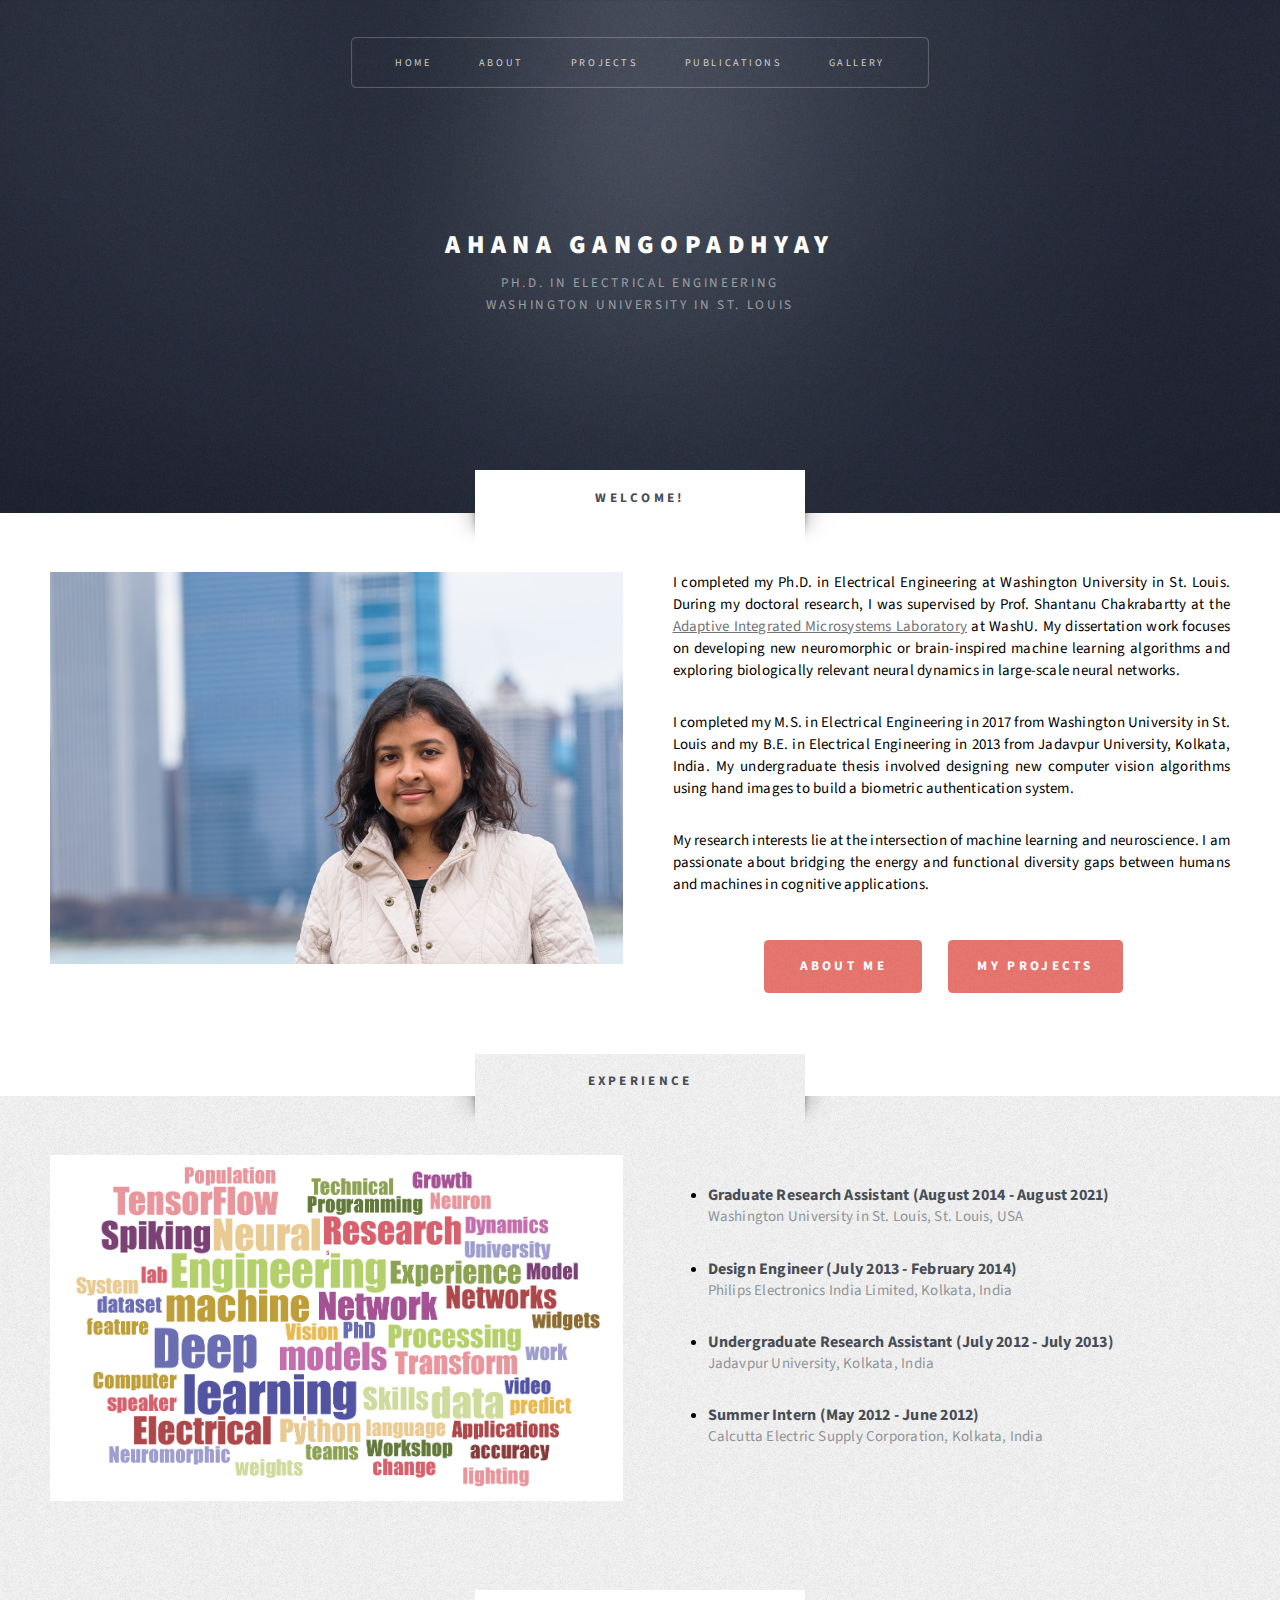
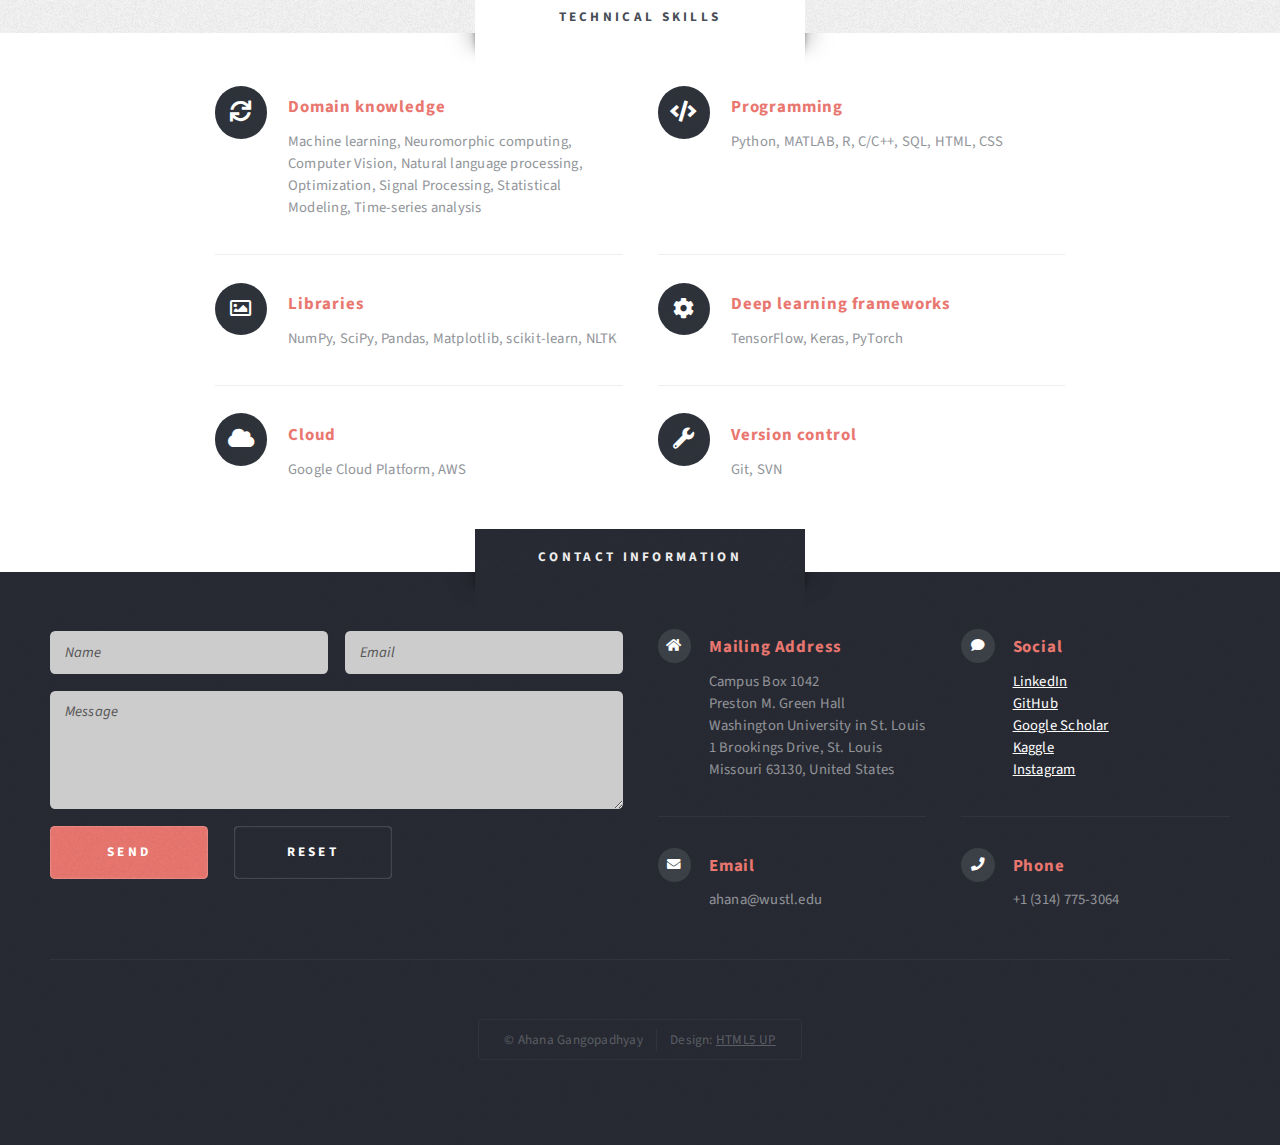
<file: index.html>
<!DOCTYPE HTML>
<!--
	Escape Velocity by HTML5 UP
	html5up.net | @ajlkn
	Free for personal and commercial use under the CCA 3.0 license (html5up.net/license)
-->
<html>
	<head>
		<title>Ahana Gangopadhyay</title>
		<meta charset="utf-8" />
		<meta name="viewport" content="width=device-width, initial-scale=1, user-scalable=no" />
		<link rel="stylesheet" href="assets/css/main.css" />
		<!-- Add icon library -->
	</head>
	<body class="homepage is-preload">
		<div id="page-wrapper">

			<!-- Header -->
				<section id="header" class="wrapper">

					<!-- Logo -->
						<div id="logo">
							<h1><a href="index.html">Ahana Gangopadhyay</a></h1>
							<p>Ph.D. in Electrical Engineering </br> 
							   Washington University in St. Louis</p>
						</div>

					<!-- Nav -->
						<nav id="nav">
							<ul>
								<li class="current"><a href="index.html">Home</a></li>
								<!-- <li>
									<a href="#">Dropdown</a>
									<ul>
										<li><a href="#">Lorem ipsum</a></li>
										<li><a href="#">Magna veroeros</a></li>
										<li><a href="#">Etiam nisl</a></li>
										<li>
											<a href="#">Sed consequat</a>
											<ul>
												<li><a href="#">Lorem dolor</a></li>
												<li><a href="#">Amet consequat</a></li>
												<li><a href="#">Magna phasellus</a></li>
												<li><a href="#">Etiam nisl</a></li>
												<li><a href="#">Sed feugiat</a></li>
											</ul>
										</li>
										<li><a href="#">Nisl tempus</a></li>
									</ul>
								</li>
								<li><a href="left-sidebar.html">Left Sidebar</a></li>
								<li><a href="right-sidebar.html">Right Sidebar</a></li> -->
								<li><a href="about.html">About</a></li>
								<li><a href="projects.html">Projects</a></li>
								<li><a href="publications.html">Publications</a></li>
								<li><a href="gallery.html">Gallery</a></li>
							</ul>
						</nav>

				</section>

			<!-- Intro -->
				<!-- <section id="intro" class="wrapper style1">
					<div class="title">About Me</div>
					<div class="container">
						<p class="style1">So in case you were wondering what this is all about ...</p>
						<p class="style2">
							Escape Velocity is a free responsive<br class="mobile-hide" />
							site template by <a href="http://html5up.net" class="nobr">HTML5 UP</a>
						</p>
						<p class="style3">It's <strong>responsive</strong>, built on <strong>HTML5</strong> and <strong>CSS3</strong>, and released for
						free under the <a href="http://html5up.net/license">Creative Commons Attribution 3.0 license</a>, so use it for any of
						your personal or commercial projects &ndash; just be sure to credit us!</p>
						<ul class="actions">
							<li><a href="#" class="button style3 large">Proceed</a></li>
						</ul>
					</div>
				</section> -->
				
				
			<!-- Highlights -->
				<section id="highlights" class="wrapper style2">
					<div class="title">Welcome!</div>
					<div class="container">
						<div class="row aln-center">
							<div class="col-6 col-12-medium">
								<section class="highlight">
									<a href="#" class="image featured"><img src="images/home/ahana.jpg" alt="" /></a>
									<!-- <h3><a href="#">Aliquam diam consequat</a></h3>
									<p>Eget mattis at, laoreet vel amet sed velit aliquam diam ante, dolor aliquet sit amet vulputate mattis amet laoreet lorem.</p>
									<ul class="actions">
										<li><a href="#" class="button style1">Learn More</a></li>
									</ul> -->
								</section>
							</div>
							<div class="col-6 col-12-medium">
								<section class="highlight">
									<!-- <a href="#" class="image featured"><img src="images/pic03.jpg" alt="" /></a>
									<h3><a href="#">Nisl adipiscing sed lorem</a></h3> -->
									<ul align="justify" style="color:black;font-size:15px;"> I completed my Ph.D. in Electrical Engineering at Washington University 
									in St. Louis. During my doctoral research, I was supervised by Prof. Shantanu Chakrabartty at the 
									<a href="https://aimlab.wustl.edu/">Adaptive Integrated Microsystems Laboratory</a> at WashU. 
									My dissertation work focuses on developing 
									new neuromorphic or brain-inspired machine learning algorithms and exploring biologically relevant 
									neural dynamics in large-scale neural networks. </ul>
									<ul align="justify" style="color:black;font-size:15px;">I completed my M.S. in Electrical Engineering in 2017 
									from Washington University in St. Louis and my B.E. in Electrical Engineering in 2013 from Jadavpur 
									University, Kolkata, India. My undergraduate thesis involved designing new computer vision algorithms
									using hand images to build a biometric authentication system.</ul>
									<ul align="justify" style="color:black;font-size:15px;"> My research interests lie at the intersection of machine learning and neuroscience. 
									I am passionate about bridging the energy and functional diversity gaps between humans and machines in cognitive applications. </ul>
									<ul class="actions">
										<li><a href="about.html" class="button style1">About Me</a></li>
										<li><a href="projects.html" class="button style1">My Projects</a></li>
									</ul>
								</section>
							</div>
						</div>
					</div>
				</section>
				
				<section id="highlights" class="wrapper style3">
					<div class="title">Experience</div>
					<div class="container">
						<div class="row aln-center">
							<div class="col-6 col-12-medium">
								<section class="highlight">
									<a href="#" class="image featured"><img src="images/home/wordcloud.png" alt="" /></a>
									<!-- <h3><a href="#">Aliquam diam consequat</a></h3>
									<p>Eget mattis at, laoreet vel amet sed velit aliquam diam ante, dolor aliquet sit amet vulputate mattis amet laoreet lorem.</p>
									<ul class="actions">
										<li><a href="#" class="button style1">Learn More</a></li>
									</ul> -->
								</section>
							</div>
							<div class="col-6 col-12-medium">
								<section class="container">
									<!-- <a href="#" class="image featured"><img src="images/pic03.jpg" alt="" /></a>
									<h3><a href="#">Nisl adipiscing sed lorem</a></h3> -->
									<p> </p>
								    <span class="left" style="color:black;font-size:16px;"><li><b>Graduate Research Assistant (August 2014 - August 2021)</b></li></span>
                                    <!-- <span class="right" style="color:black;font-size:16px;">August 2014 - Present</span> -->
									<span class="left" style="font-size:15px;"> Washington University in St. Louis, St. Louis, USA</span>
									<!-- <span class="right" style="font-size:15px;">St. Louis, USA</span>  -->
									<br/> <br/>
									<p> </p>
									<span class="left" style="color:black;font-size:16px;"><li><b>Design Engineer (July 2013 - February 2014)</b></li></span>
                                    <!-- <span class="right" style="color:black;font-size:16px;">July 2013 - February 2014</span> -->
									<span class="left" style="font-size:15px;">Philips Electronics India Limited, Kolkata, India</span>
									<!-- <span class="right" style="font-size:15px;">Kolkata, India</span>  -->
									<br/> <br/>
									<p> </p>
									<span class="left" style="color:black;font-size:16px;"><li><b>Undergraduate Research Assistant (July 2012 - July 2013)</b></li></span>
                                    <!-- <span class="right" style="color:black;font-size:16px;">July 2012 - July 2013</span> -->
									<span class="left" style="font-size:15px;">Jadavpur University, Kolkata, India</span>
									<!-- <span class="right" style="font-size:15px;">Kolkata, India</span>  -->
									<br/> <br/>
									<p> </p>
									<span class="left" style="color:black;font-size:16px;"><li><b>Summer Intern (May 2012 - June 2012)</b></li></span>
                                    <!-- <span class="right" style="color:black;font-size:16px;">May 2012 - June 2012</span> -->
									<span class="left" style="font-size:15px;">Calcutta Electric Supply Corporation, Kolkata, India</span>
									<!-- <span class="right" style="font-size:15px;">Kolkata, India</span>  -->
									<br/>
								</section>
							</div>
						</div>
					</div>
				</section>

			<!-- Main -->
				<section id="main" class="wrapper style2">
					<div class="title">Technical skills</div>
					<div class="container">

						<!-- Image -->
<!-- 							<a href="#" class="image featured">
								<img src="images/pic01.jpg" alt="" />
							</a> -->

						<!-- Features -->
							<section id="features">
								<!-- <header class="style1">
									<h2>Technical skills</h2>
									<!-- <p>Feugiat dolor nullam orci pretium phasellus justo</p> -->
								<!-- </header> -->
								<div class="feature-list">
									<div class="row">
										<div class="col-6 col-12-medium">
											<section>
												<h3 class="icon solid fa-sync">Domain knowledge</h3>
												<p>Machine learning, Neuromorphic computing, Computer Vision, Natural language processing, 
												Optimization, Signal Processing, Statistical Modeling, Time-series analysis</p>
											</section>
										</div>
										<div class="col-6 col-12-medium">
											<section>
												<h3 class="icon solid fa-code">Programming</h3>
												<p> Python, MATLAB, R, C/C++, SQL, HTML, CSS</p>
											</section>
										</div>
										<div class="col-6 col-12-medium">
											<section>
												<h3 class="icon fa-image">Libraries</h3>
												<p>NumPy, SciPy, Pandas, Matplotlib, scikit-learn, NLTK</p>
											</section>
										</div>
										<div class="col-6 col-12-medium">
											<section>
												<h3 class="icon solid fa-cog">Deep learning frameworks</h3>
												<p>TensorFlow, Keras, PyTorch</p>
											</section>
										</div>
										<div class="col-6 col-12-medium">
											<section>
												<h3 class="icon solid fa-cloud">Cloud</h3>
												<p> Google Cloud Platform, AWS</p>
											</section>
										</div>
										<div class="col-6 col-12-medium">
											<section>
												<h3 class="icon solid fa-wrench">Version control</h3>
												<p> Git, SVN</p>
											</section>
										</div>
									</div>
								</div>
<!-- 								<ul class="actions special">
									<li><a href="#" class="button style1 large">Get Started</a></li>
									<li><a href="#" class="button style2 large">More Info</a></li>
								</ul> -->
							</section>

					</div>
				</section>

			

			<!-- Footer -->
				<section id="footer" class="wrapper">
					<div class="title">Contact Information</div>
					<div class="container">
<!-- 						<header class="style1">
							<h2>Ipsum sapien elementum portitor?</h2>
							<p>
								Sed turpis tortor, tincidunt sed ornare in metus porttitor mollis nunc in aliquet.<br />
								Nam pharetra laoreet imperdiet volutpat etiam feugiat.
							</p>
						</header> -->
						<div class="row">
							<div class="col-6 col-12-medium">

								<!-- Contact Form -->
									<section>
										<form method="post" action="https://formspree.io/xeqrzdeq">
											<div class="row gtr-50">
												<div class="col-6 col-12-small">
													<input type="text" name="name" id="contact-name" placeholder="Name" />
												</div>
												<div class="col-6 col-12-small">
													<input type="text" name="email" id="contact-email" placeholder="Email" />
												</div>
												<div class="col-12">
													<textarea name="message" id="contact-message" placeholder="Message" rows="4"></textarea>
												</div>
												<div class="col-12">
													<ul class="actions">
														<li><input type="submit" class="style1" value="Send" /></li>
														<li><input type="reset" class="style2" value="Reset" /></li>
													</ul>
												</div>
											</div>
										</form>
									</section>

							</div>
							<div class="col-6 col-12-medium">

								<!-- Contact -->
									<section class="feature-list small">
										<div class="row">
											<div class="col-6 col-12-small">
												<section>
													<h3 class="icon solid fa-home">Mailing Address</h3>
													<p>
														Campus Box 1042 <br />
														Preston M. Green Hall <br />
														Washington University in St. Louis <br />
														1 Brookings Drive, St. Louis <br />
														Missouri 63130, United States 
													</p>
												</section>
											</div>
											<div class="col-6 col-12-small">
												<section>
													<h3 class="icon solid fa-comment">Social</h3>
													<p>
														<a href="https://www.linkedin.com/in/ahanagangopadhyay/">LinkedIn</a><br />
														<a href="https://github.com/ahanagangopadhyay">GitHub</a><br />
														<a href="https://scholar.google.com/citations?user=fmr2rPYAAAAJ&hl=en">Google Scholar</a><br />
														<a href="https://www.kaggle.com/ahana91">Kaggle</a> <br />
														<a href="https://www.instagram.com/ahanagangopadhyay/?hl=en">Instagram</a>
													</p>
												</section>
											</div>
											<div class="col-6 col-12-small">
												<section>
													<h3 class="icon solid fa-envelope">Email</h3>
													<p>
														ahana@wustl.edu
													</p>
												</section>
											</div>
											<div class="col-6 col-12-small">
												<section>
													<h3 class="icon solid fa-phone">Phone</h3>
													<p>
														+1 (314) 775-3064
													</p>
												</section>
											</div>
										</div>
									</section>

							</div>
						</div>
						<div id="copyright">
							<ul>
								<li>&copy; Ahana Gangopadhyay</li><li>Design: <a href="http://html5up.net">HTML5 UP</a></li>
							</ul>
							<script type="text/javascript" id="clustrmaps" src="//cdn.clustrmaps.com/map_v2.js?cl=080808&w=200&t=n&d=XqGWaoTrnRpy6sgas1NCtRtCKBZyxqpJGZZ_-KdWwYg&co=ffffff&cmo=3acc3a&cmn=ff5353&ct=808080"></script>
						</div>
					</div>
				</section>

		</div>

		<!-- Scripts -->
			<script src="assets/js/jquery.min.js"></script>
			<script src="assets/js/jquery.dropotron.min.js"></script>
			<script src="assets/js/browser.min.js"></script>
			<script src="assets/js/breakpoints.min.js"></script>
			<script src="assets/js/util.js"></script>
			<script src="assets/js/main.js"></script>
		

	</body>
</html>
</file>
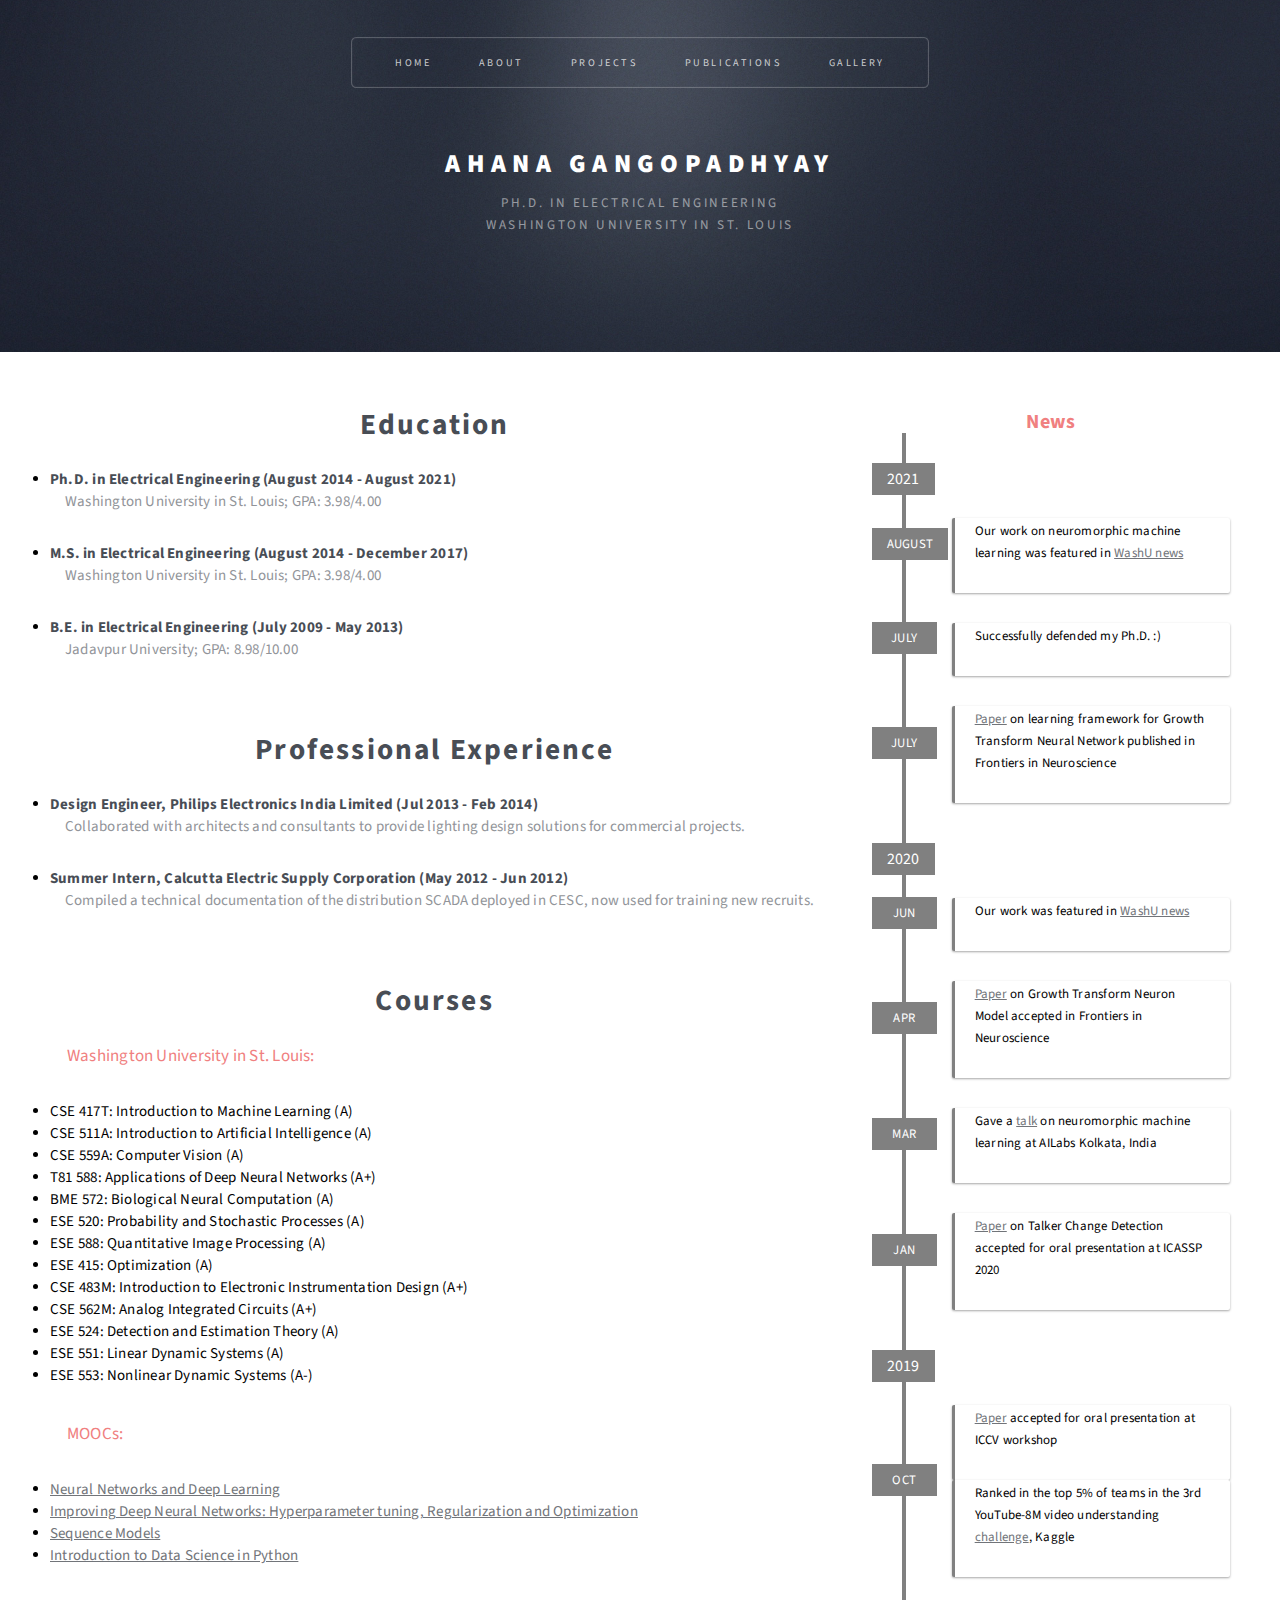
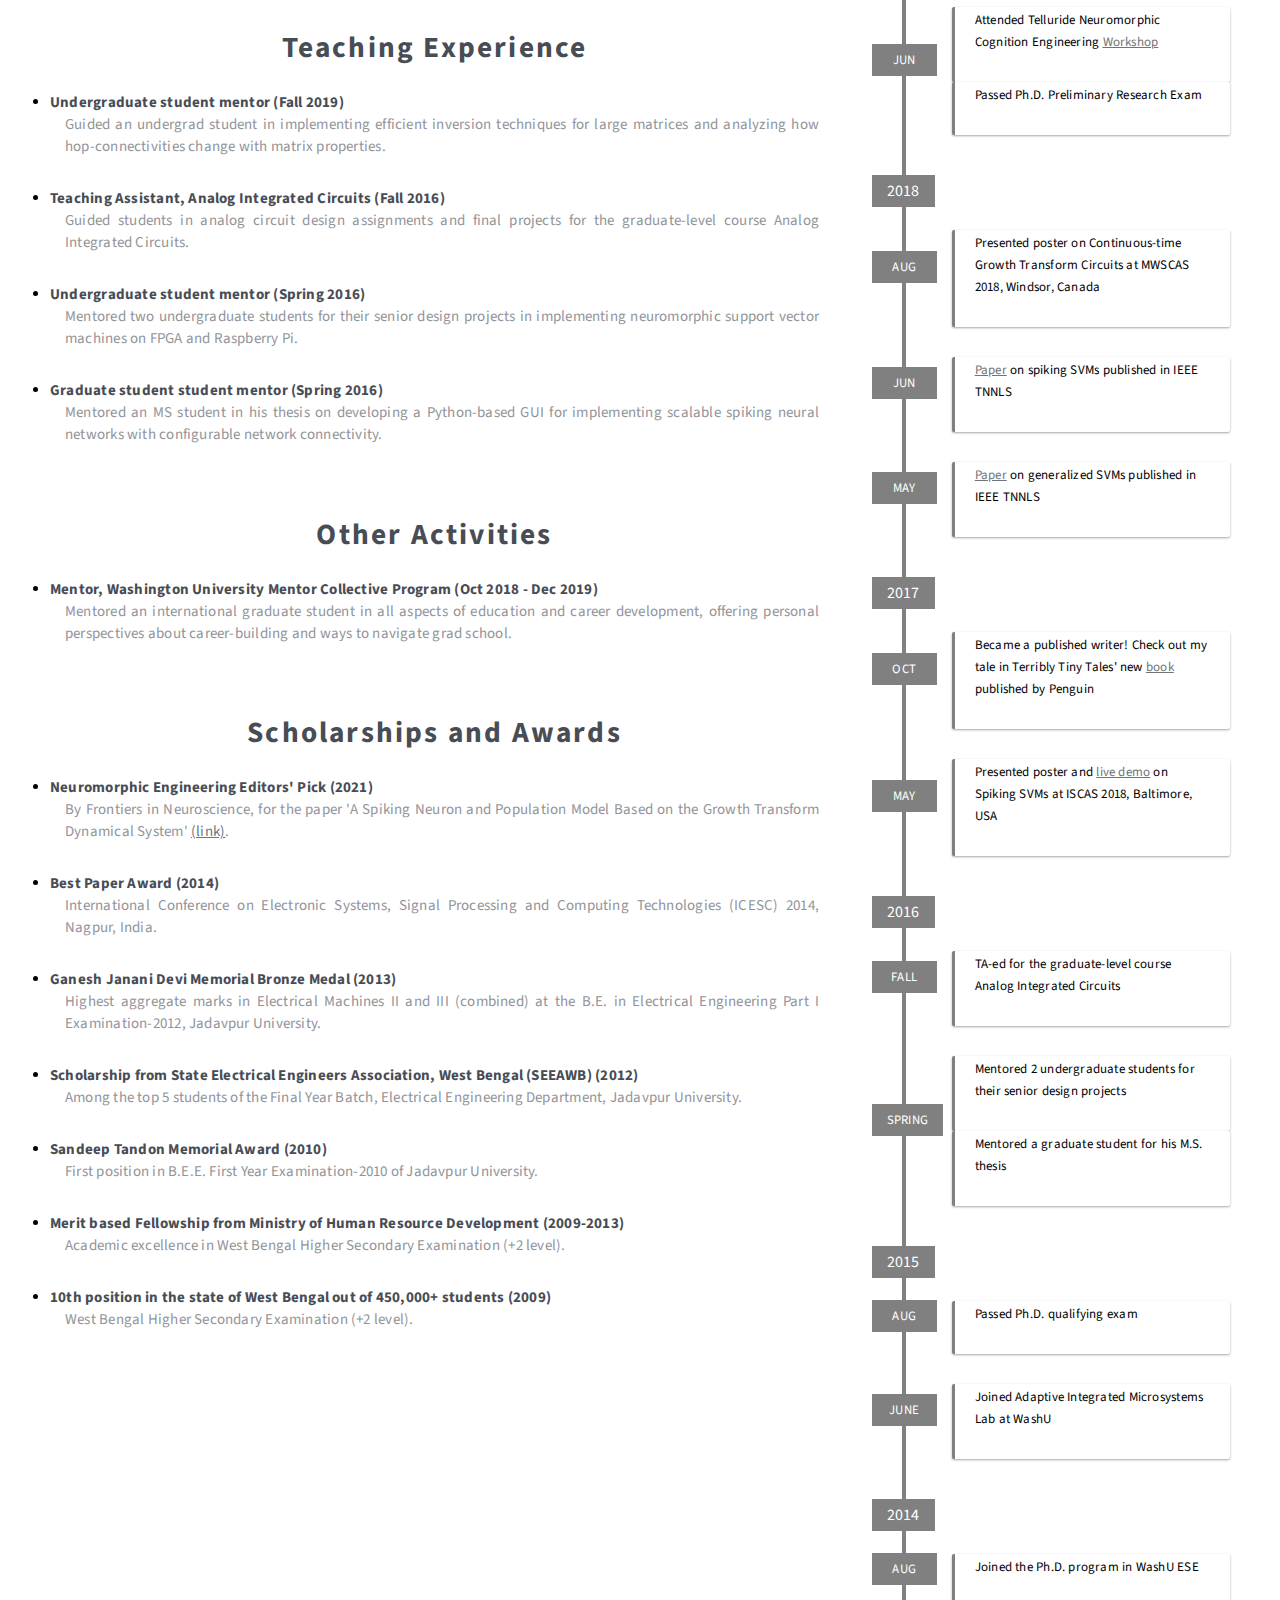
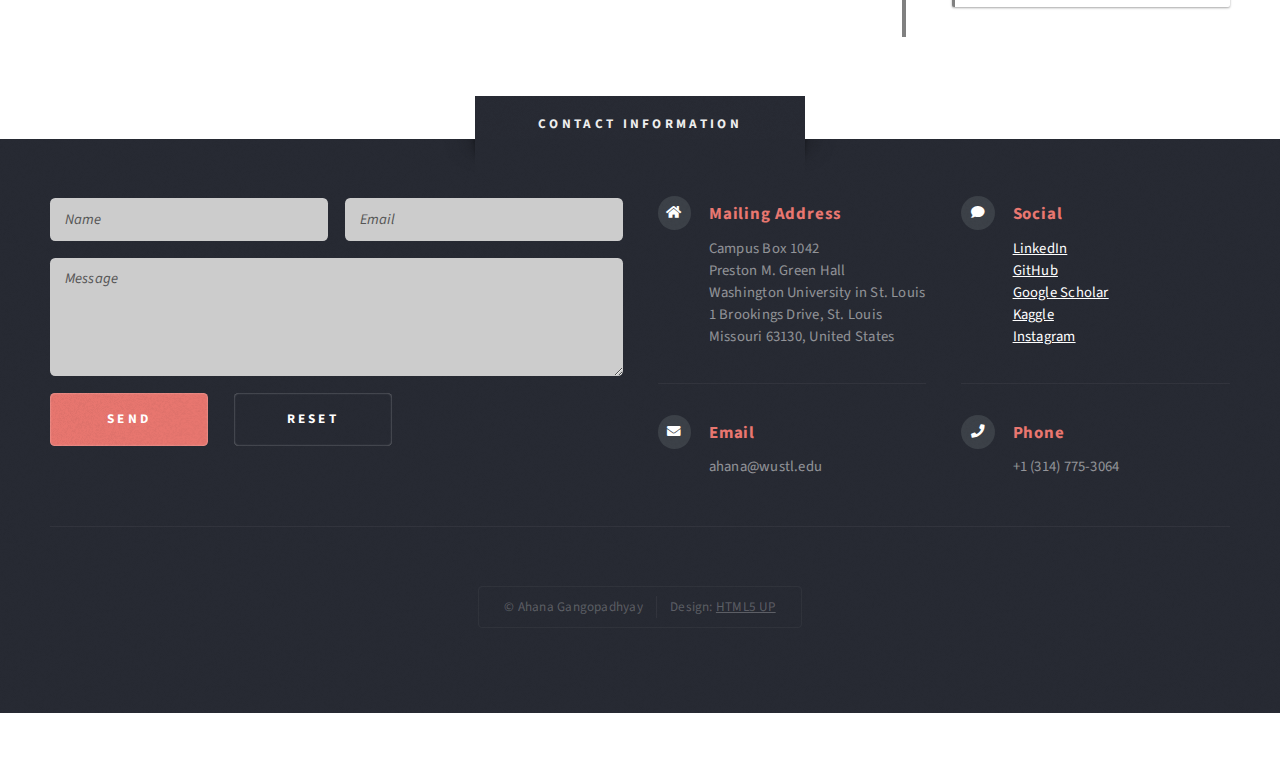
<file: about.html>
<!DOCTYPE HTML>
<!--
	Escape Velocity by HTML5 UP
	html5up.net | @ajlkn
	Free for personal and commercial use under the CCA 3.0 license (html5up.net/license)
-->
<html>
	<head>
		<title>About - Ahana Gangopadhyay</title>
		<meta charset="utf-8" />
		<meta name="viewport" content="width=device-width, initial-scale=1, user-scalable=no" />
		<link rel="stylesheet" href="assets/css/main.css" />
	</head>
	<body class="right-sidebar is-preload">
		<div id="page-wrapper">

			<!-- Header -->
				<section id="header" class="wrapper">

					<!-- Logo -->
						<div id="logo">
							<h1><a href="index.html">Ahana Gangopadhyay</a></h1>
							<p>Ph.D. in Electrical Engineering </br> 
							   Washington University in St. Louis</p>
						</div>

					<!-- Nav -->
						<nav id="nav">
							<ul>
								<li><a href="index.html">Home</a></li>
								<!-- <li>
									<a href="#">Dropdown</a>
									<ul>
										<li><a href="#">Lorem ipsum</a></li>
										<li><a href="#">Magna veroeros</a></li>
										<li><a href="#">Etiam nisl</a></li>
										<li>
											<a href="#">Sed consequat</a>
											<ul>
												<li><a href="#">Lorem dolor</a></li>
												<li><a href="#">Amet consequat</a></li>
												<li><a href="#">Magna phasellus</a></li>
												<li><a href="#">Etiam nisl</a></li>
												<li><a href="#">Sed feugiat</a></li>
											</ul>
										</li>
										<li><a href="#">Nisl tempus</a></li>
									</ul>
								</li>
								<li><a href="left-sidebar.html">Left Sidebar</a></li>
								<li class="current"><a href="right-sidebar.html">Right Sidebar</a></li>
								<li><a href="no-sidebar.html">No Sidebar</a></li> -->
								<li><a href="about.html">About</a></li>
								<li><a href="projects.html">Projects</a></li>
								<li><a href="publications.html">Publications</a></li>
								<li><a href="gallery.html">Gallery</a></li>
							</ul>
						</nav>

				</section>

			<!-- Main -->
				<section id="main" class="wrapper style2">
					<!-- <div class="title">Right Sidebar</div> -->
					<div class="container">
						<div class="row gtr-150">
							<div class="col-8 col-12-medium">

								<!-- Content -->
									<div id="content">
										<article class="box post">
											<header class="style1">
												<h2>Education</h2>
												<!-- <p align="justify" style="color:black;font-size:15px;">Ph.D. in Electrical Engineering, Washington University in St. Louis (2014 - Present)</p>
												<p align="justify" style="color:black;font-size:15px;">M.S. in Electrical Engineering, Washington University in St. Louis  (2014 - 2017)</p>
												<p align="justify" style="color:black;font-size:15px;">B.E. in Electrical Engineering, Jadavpur University  (2009 - 2013)</p> -->
												<li align="justify" style="color:black;font-size:15px;"><b>Ph.D. in Electrical Engineering (August 2014 - August 2021)</b></li>
									            <ul align="justify" style="font-size:15px;"> Washington University in St. Louis; GPA: 3.98/4.00</ul>												
												<p> </p>
												<li align="justify" style="color:black;font-size:15px;"><b>M.S. in Electrical Engineering (August 2014 - December 2017)</b></li>
									            <ul align="justify" style="font-size:15px;"> Washington University in St. Louis; GPA: 3.98/4.00</ul>												
												<p> </p>
												<li align="justify" style="color:black;font-size:15px;"><b>B.E. in Electrical Engineering (July 2009 - May 2013)</b></li>
									            <ul align="justify" style="font-size:15px;"> Jadavpur University; GPA: 8.98/10.00</ul>												
												<p> </p>
											</header>
											<header class="style1">
												<h2>Professional Experience</h2>
												<li align="justify" style="color:black;font-size:15px;"><b>Design Engineer, Philips Electronics India Limited (Jul 2013 - Feb 2014)</b></li>
												<ul align="justify" style="font-size:15px;">Collaborated with architects and consultants to provide lighting design solutions for commercial projects.</ul>
												<li align="justify" style="color:black;font-size:15px;"><b>Summer Intern, Calcutta Electric Supply Corporation (May 2012 - Jun 2012)</b></li>
												<ul align="justify" style="font-size:15px;">Compiled a technical documentation of the distribution SCADA deployed in CESC, now used for training new recruits.</ul>
											</header>
											<header class="style1">
												<h2>Courses</h2>
												<ul align="justify" style="color:#F08080;font-size:17px;">
												Washington University in St. Louis:
												</ul>
												<li align="left" style="color:black;font-size:15px;">CSE 417T: Introduction to Machine Learning (A)</li>
												<li align="left" style="color:black;font-size:15px;">CSE 511A: Introduction to Artificial Intelligence (A)</li>
												<li align="left" style="color:black;font-size:15px;">CSE 559A: Computer Vision (A)</li>
												<li align="left" style="color:black;font-size:15px;">T81 588: Applications of Deep Neural Networks (A+)</li>
												<li align="left" style="color:black;font-size:15px;">BME 572: Biological Neural Computation (A)</li>
												<li align="left" style="color:black;font-size:15px;">ESE 520: Probability and Stochastic Processes (A)</li>
												<li align="left" style="color:black;font-size:15px;">ESE 588: Quantitative Image Processing (A)</li>
												<li align="left" style="color:black;font-size:15px;">ESE 415: Optimization (A)</li>
												<li align="left" style="color:black;font-size:15px;">CSE 483M: Introduction to Electronic Instrumentation Design (A+)</li>
												<li align="left" style="color:black;font-size:15px;">CSE 562M: Analog Integrated Circuits (A+)</li>
												<li align="left" style="color:black;font-size:15px;">ESE 524: Detection and Estimation Theory (A)</li>
												<li align="left" style="color:black;font-size:15px;">ESE 551: Linear Dynamic Systems (A)</li>
												<li align="left" style="color:black;font-size:15px;">ESE 553: Nonlinear Dynamic Systems (A-)</li>
											</header>
											<header class="style1">
												<ul align="justify" style="color:#F08080;font-size:17px;">
												MOOCs:
												</ul>
												<li align="justify" style="color:black;font-size:15px;"><a href="https://coursera.org/share/71c67e2ccb5675978620bb24ea9f863d">Neural Networks and Deep Learning</a></li>
												<li align="justify" style="color:black;font-size:15px;"><a href="https://coursera.org/share/6eeca4049977a1d4055ec68d071f4874">Improving Deep Neural Networks: Hyperparameter tuning, Regularization and Optimization</a></li>
												<li align="justify" style="color:black;font-size:15px;"><a href="https://coursera.org/share/e4f9c7f64e2a29c6cd9206866c2336b8">Sequence Models</a></li>
												<li align="justify" style="color:black;font-size:15px;"><a href="https://coursera.org/share/a907912fa2488fbc76e6e14986932fa6">Introduction to Data Science in Python</a></li>
												<p> </p>
											</header>
                                            <header class="style1">
												<h2>Teaching Experience</h2>
												<li align="justify" style="color:black;font-size:15px;"><b>Undergraduate student mentor (Fall 2019)</b></li>
												<ul align="justify" style="font-size:15px;">Guided an undergrad student in implementing efficient inversion techniques for large matrices and 
												analyzing how hop-connectivities change with matrix properties. </ul>
												<li align="justify" style="color:black;font-size:15px;"><b>Teaching Assistant, Analog Integrated Circuits (Fall 2016)</b></li>
												<ul align="justify" style="font-size:15px;"> Guided students in analog circuit design assignments and final projects for the graduate-level 
												course Analog Integrated Circuits. </ul>
												<li align="justify" style="color:black;font-size:15px;"><b>Undergraduate student mentor (Spring 2016)</b></li>
												<ul align="justify" style="font-size:15px;"> Mentored two undergraduate students for their senior design projects in implementing neuromorphic 
												support vector machines on FPGA and Raspberry Pi. </ul>
												<li align="justify" style="color:black;font-size:15px;"><b>Graduate student student mentor (Spring 2016)</b></li>
												<ul align="justify" style="font-size:15px;"> Mentored an MS student in his thesis on developing a Python-based GUI for implementing scalable 
												spiking neural networks with configurable network connectivity.</ul>
											</header>
											<header class="style1">
												<h2>Other Activities</h2>
												<li align="justify" style="color:black;font-size:15px;"><b>Mentor, Washington University Mentor Collective Program (Oct 2018 - Dec 2019)</b></li>
												<ul align="justify" style="font-size:15px;">Mentored an international graduate student in all aspects of education and career development, offering
                                                personal perspectives about career-building and ways to navigate grad school. </ul>
											</header>
											<header class="style1">
												<h2>Scholarships and Awards</h2>
												<li align="justify" style="color:black;font-size:15px;"><b>Neuromorphic Engineering Editors' Pick (2021) </b></li>
												<ul align="justify" style="font-size:15px;">By Frontiers in Neuroscience, for the paper 'A Spiking Neuron and Population Model Based on the Growth Transform Dynamical System' <a href="https://www.frontiersin.org/research-topics/21890/neuromorphic-engineering-editors-pick-2021#overview">(link)</a>.</ul>
												<li align="justify" style="color:black;font-size:15px;"><b>Best Paper Award (2014)</b></li>
												<ul align="justify" style="font-size:15px;">International Conference on Electronic Systems, Signal Processing and Computing Technologies (ICESC)
												2014, Nagpur, India.</ul>
												<li align="justify" style="color:black;font-size:15px;"><b>Ganesh Janani Devi Memorial Bronze Medal (2013)</b></li>
												<ul align="justify" style="font-size:15px;">Highest aggregate marks in Electrical Machines II and III (combined) at the B.E. in Electrical
												Engineering Part I Examination-2012, Jadavpur University.</ul>
												<li align="justify" style="color:black;font-size:15px;"><b>Scholarship from State Electrical Engineers Association,
												West Bengal (SEEAWB) (2012)</b></li>
												<ul align="justify" style="font-size:15px;">Among the top 5 students of the Final Year Batch, Electrical Engineering Department,
												Jadavpur University.</ul>
												<li align="justify" style="color:black;font-size:15px;"><b>Sandeep Tandon Memorial Award (2010)</b></li>
												<ul align="justify" style="font-size:15px;">First position in B.E.E. First Year Examination-2010 of Jadavpur University.</ul>
												<li align="justify" style="color:black;font-size:15px;"><b>Merit based Fellowship from Ministry of Human Resource Development
												(2009-2013)</b></li>
												<ul align="justify" style="font-size:15px;">Academic excellence in West Bengal Higher Secondary Examination (+2 level).</ul>
												<li align="justify" style="color:black;font-size:15px;"><b>10th position in the state of West Bengal out of 450,000+
												students (2009)</b></li>
												<ul align="justify" style="font-size:15px;">West Bengal Higher Secondary Examination (+2 level).</ul>
											</header>
										</article>
									</div>

							</div>
							<div class="col-4 col-12-medium">

								<!-- Sidebar -->
									<div id="sidebar">
										<h3 align="center" style="color:lightcoral;font-size:20px"> News</h3>
		
                                            <div class="timeline">
                                            	<div class="timeline__group">
                                                    <span class="timeline__year">2021</span>
                                                        <div class="timeline__box">
                                                            <div class="timeline__date">
                                                                <!-- <span class="timeline__day">2</span> -->
                                                                <span class="timeline__month">August</span>
                                                            </div>
                                                            <div class="timeline__post">
                                                                <div class="timeline__content">
                                                                    <p style="color:black;font-size:13px;">Our work on neuromorphic machine learning was featured in <a href="https://engineering.wustl.edu/news/2021/Connective-issue-AI-learns-by-doing-more-with-less.html">WashU news</a></a></p>
                                                                </div>
                                                            </div>
                                                        </div>
                                                        <div class="timeline__box">
                                                            <div class="timeline__date">
                                                                <!-- <span class="timeline__day">2</span> -->
                                                                <span class="timeline__month">July</span>
                                                            </div>
                                                            <div class="timeline__post">
                                                                <div class="timeline__content">
                                                                    <p style="color:black;font-size:13px;">Successfully defended my Ph.D. :)</a></p>
                                                                </div>
                                                            </div>
                                                        </div>
                                                        <div class="timeline__box">
                                                            <div class="timeline__date">
                                                                <!-- <span class="timeline__day">1</span> -->
                                                                <span class="timeline__month">July</span>
                                                            </div>
                                                            <div class="timeline__post">
                                                                <div class="timeline__content">
                                                                    <p style="color:black;font-size:13px;"><a href="https://www.frontiersin.org/articles/10.3389/fnins.2021.715451/full">Paper</a> on learning framework for Growth Transform Neural Network published in Frontiers in Neuroscience</p>
                                                                </div>
                                                            </div>
														</div>	
                                                </div>
                                                <div class="timeline__group">
                                                    <span class="timeline__year">2020</span>
                                                        <div class="timeline__box">
                                                            <div class="timeline__date">
                                                                <!-- <span class="timeline__day">2</span> -->
                                                                <span class="timeline__month">Jun</span>
                                                            </div>
                                                            <div class="timeline__post">
                                                                <div class="timeline__content">
                                                                    <p style="color:black;font-size:13px;">Our work was featured in <a href="https://source.wustl.edu/2020/06/silicon-neurons-may-add-a-new-dimension-to-computer-processors/">WashU news</a></p>
                                                                </div>
                                                            </div>
                                                        </div>
                                                        <div class="timeline__box">
                                                            <div class="timeline__date">
                                                                <!-- <span class="timeline__day">1</span> -->
                                                                <span class="timeline__month">Apr</span>
                                                            </div>
                                                            <div class="timeline__post">
                                                                <div class="timeline__content">
                                                                    <p style="color:black;font-size:13px;"><a href="https://www.frontiersin.org/articles/10.3389/fnins.2020.00425/full">Paper</a> on Growth Transform Neuron Model accepted in Frontiers in Neuroscience</p>
                                                                </div>
                                                            </div>
														</div>
	                                                    <div class="timeline__box">
                                                            <div class="timeline__date">
                                                                <!-- <span class="timeline__day">1</span> -->
                                                                <span class="timeline__month">Mar</span>
                                                            </div>
                                                            <div class="timeline__post">
                                                                <div class="timeline__content">
                                                                    <p style="color:black;font-size:13px;">Gave a <a href="https://ailabs.academy/neuromorphic-engineering-spiking-neural-networks-and-applications/">talk</a> on neuromorphic machine learning at AILabs Kolkata, India </p>
                                                                </div>
                                                            </div>
														</div>
														<div class="timeline__box">
                                                            <div class="timeline__date">
                                                                <!-- <span class="timeline__day">1</span> -->
                                                                <span class="timeline__month">Jan</span>
                                                            </div>
                                                            <div class="timeline__post">
                                                                <div class="timeline__content">
                                                                    <p style="color:black;font-size:13px;"><a href="https://ieeexplore.ieee.org/document/9054294">Paper</a> on Talker Change Detection accepted for oral presentation at ICASSP 2020  </p>
                                                                </div>
                                                            </div>
														</div>
														
                                                </div>
                                                <div class="timeline__group">
                                                    <span class="timeline__year">2019</span>
                                                        <div class="timeline__box">
                                                            <div class="timeline__date">
                                                                <!-- <span class="timeline__day">14</span> -->
                                                                <span class="timeline__month">Oct</span>
                                                            </div>
                                                            <div class="timeline__post">
                                                                <div class="timeline__content">
                                                                <p style="color:black;font-size:13px;"> <a href="https://arxiv.org/abs/1911.06866">Paper</a> accepted for oral presentation at ICCV workshop</p>
                                                                </div>
                                                            </div>
														    <div class="timeline__post">
                                                                <div class="timeline__content">
                                                                <p style="color:black;font-size:13px;"> Ranked in the top 5% of teams in the 3rd YouTube-8M video understanding <a href="https://www.kaggle.com/c/youtube8m-2019">challenge</a>, Kaggle </p>
                                                                </div>
                                                            </div>
                                                        </div>
														<div class="timeline__box">
                                                            <div class="timeline__date">
                                                                <!-- <span class="timeline__day">14</span> -->
                                                                <span class="timeline__month">Jun</span>
                                                            </div>
                                                            <div class="timeline__post">
                                                                <div class="timeline__content">
                                                                <p style="color:black;font-size:13px;">Attended Telluride Neuromorphic Cognition Engineering <a href="https://sites.google.com/view/telluride2019/home">Workshop</a></p>
                                                                </div>
                                                            </div>
														    <div class="timeline__post">
                                                                <div class="timeline__content">
                                                                <p style="color:black;font-size:13px;">Passed Ph.D. Preliminary Research Exam</p>
                                                                </div>
                                                            </div>
                                                        </div>
                                                </div>
                                                <div class="timeline__group">
                                                    <span class="timeline__year">2018</span>
                                                        <div class="timeline__box">
                                                            <div class="timeline__date">
                                                                <!-- <span class="timeline__day">28</span> -->
                                                                <span class="timeline__month">Aug</span>
                                                            </div>
                                                            <div class="timeline__post">
                                                                <div class="timeline__content">
                                                                <p style="color:black;font-size:13px;">Presented poster on Continuous-time Growth Transform Circuits at MWSCAS 2018, Windsor, Canada </p>
                                                                </div>
                                                            </div>
														</div>
														<div class="timeline__box">
                                                            <div class="timeline__date">
                                                                <!-- <span class="timeline__day">28</span> -->
                                                                <span class="timeline__month">Jun</span>
                                                            </div>
                                                            <div class="timeline__post">
                                                                <div class="timeline__content">
                                                                <p style="color:black;font-size:13px;"><a href="https://ieeexplore.ieee.org/document/7913698">Paper</a> on spiking SVMs published in IEEE TNNLS </p>
                                                                </div>
                                                            </div>
														</div>
														<div class="timeline__box">
                                                            <div class="timeline__date">
                                                                <!-- <span class="timeline__day">28</span> -->
                                                                <span class="timeline__month">May</span>
                                                            </div>
                                                            <div class="timeline__post">
                                                                <div class="timeline__content">
                                                                <p style="color:black;font-size:13px;"><a href="https://ieeexplore.ieee.org/document/7902102">Paper</a> on generalized SVMs published in IEEE TNNLS </p>
                                                                </div>
                                                            </div>
														</div>
                                                </div>
												<div class="timeline__group">
                                                    <span class="timeline__year">2017</span>
                                                        <div class="timeline__box">
                                                            <div class="timeline__date">
                                                                <!-- <span class="timeline__day">28</span> -->
                                                                <span class="timeline__month">Oct</span>
                                                            </div>
                                                            <div class="timeline__post">
                                                                <div class="timeline__content">
                                                                <p style="color:black;font-size:13px;">Became a published writer! Check out my tale in Terribly Tiny Tales' new <a href="https://www.amazon.com/Terribly-Tiny-Tales-Vol-I/dp/0143441167/ref=sr_1_1?crid=1E6NHIMNZFRHO&dchild=1&keywords=terribly+tiny+tales&qid=1586720761&sprefix=terribly+ti%2Caps%2C141&sr=8-1">book</a> published by Penguin  </p>
                                                                </div>
                                                            </div>
														</div>
														<div class="timeline__box">
                                                            <div class="timeline__date">
                                                                <!-- <span class="timeline__day">28</span> -->
                                                                <span class="timeline__month">May</span>
                                                            </div>
                                                            <div class="timeline__post">
                                                                <div class="timeline__content">
                                                                <p style="color:black;font-size:13px;">Presented poster and <a href="https://www.youtube.com/watch?v=HEbZBVExEiU">live demo</a> on Spiking SVMs at ISCAS 2018, Baltimore, USA</p>
                                                                </div>
                                                            </div>
														</div>
                                                </div>
												<div class="timeline__group">
                                                    <span class="timeline__year">2016</span>
                                                        <div class="timeline__box">
                                                            <div class="timeline__date">
                                                                <!-- <span class="timeline__day">28</span> -->
                                                                <span class="timeline__month">Fall</span>
                                                            </div>
                                                            <div class="timeline__post">
                                                                <div class="timeline__content">
                                                                <p style="color:black;font-size:13px;">TA-ed for the graduate-level course Analog Integrated Circuits </p>
                                                                </div>
                                                            </div>
														</div>
														<div class="timeline__box">
                                                            <div class="timeline__date">
                                                                <!-- <span class="timeline__day">28</span> -->
                                                                <span class="timeline__month">Spring</span>
                                                            </div>
                                                            <div class="timeline__post">
                                                                <div class="timeline__content">
                                                                <p style="color:black;font-size:13px;">Mentored 2 undergraduate students for their senior design projects </p>
                                                                </div>
                                                            </div>
															<div class="timeline__post">
                                                                <div class="timeline__content">
                                                                <p style="color:black;font-size:13px;">Mentored a graduate student for his M.S. thesis </p>
                                                                </div>
                                                        </div>
												</div>
												<div class="timeline__group">
                                                    <span class="timeline__year">2015</span>
                                                        <div class="timeline__box">
                                                            <div class="timeline__date">
                                                                <!-- <span class="timeline__day">28</span> -->
                                                                <span class="timeline__month">Aug</span>
                                                            </div>
                                                            <div class="timeline__post">
                                                                <div class="timeline__content">
                                                                <p style="color:black;font-size:13px;">Passed Ph.D. qualifying exam </p>
                                                                </div>
                                                            </div>
														</div>
														<div class="timeline__box">
                                                            <div class="timeline__date">
                                                                <!-- <span class="timeline__day">28</span> -->
                                                                <span class="timeline__month">June</span>
                                                            </div>
                                                            <div class="timeline__post">
                                                                <div class="timeline__content">
                                                                <p style="color:black;font-size:13px;"> Joined Adaptive Integrated Microsystems Lab at WashU</p>
                                                                </div>
                                                            </div>
														</div>
                                                </div>
												<div class="timeline__group">
                                                    <span class="timeline__year">2014</span>
                                                        <div class="timeline__box">
                                                            <div class="timeline__date">
                                                                <!-- <span class="timeline__day">28</span> -->
                                                                <span class="timeline__month">Aug</span>
                                                            </div>
                                                            <div class="timeline__post">
                                                                <div class="timeline__content">
                                                                <p style="color:black;font-size:13px;">Joined the Ph.D. program in WashU ESE  </p>
                                                                </div>
                                                            </div>
														</div>
                                                </div>
                                                </div>
                                            </div> 
                                        <!-- </div> -->
                                    </div>
										
									</div>

							</div>
						</div>
					</div>
				</section>

			<!-- Highlights -->
				<!-- <section id="highlights" class="wrapper style3">
					<div class="title">The Endorsements</div>
					<div class="container">
						<div class="row aln-center">
							<div class="col-4 col-12-medium">
								<section class="highlight">
									<a href="#" class="image featured"><img src="images/pic02.jpg" alt="" /></a>
									<h3><a href="#">Aliquam diam consequat</a></h3>
									<p>Eget mattis at, laoreet vel amet sed velit aliquam diam ante, dolor aliquet sit amet vulputate mattis amet laoreet lorem.</p>
									<ul class="actions">
										<li><a href="#" class="button style1">Learn More</a></li>
									</ul>
								</section>
							</div>
							<div class="col-4 col-12-medium">
								<section class="highlight">
									<a href="#" class="image featured"><img src="images/pic03.jpg" alt="" /></a>
									<h3><a href="#">Nisl adipiscing sed lorem</a></h3>
									<p>Eget mattis at, laoreet vel amet sed velit aliquam diam ante, dolor aliquet sit amet vulputate mattis amet laoreet lorem.</p>
									<ul class="actions">
										<li><a href="#" class="button style1">Learn More</a></li>
									</ul>
								</section>
							</div>
							<div class="col-4 col-12-medium">
								<section class="highlight">
									<a href="#" class="image featured"><img src="images/pic04.jpg" alt="" /></a>
									<h3><a href="#">Mattis tempus lorem</a></h3>
									<p>Eget mattis at, laoreet vel amet sed velit aliquam diam ante, dolor aliquet sit amet vulputate mattis amet laoreet lorem.</p>
									<ul class="actions">
										<li><a href="#" class="button style1">Learn More</a></li>
									</ul>
								</section>
							</div>
						</div>
					</div>
				</section> -->

			<!-- Footer -->
				<section id="footer" class="wrapper">
					<div class="title">Contact Information</div>
					<div class="container">
						<!-- <header class="style1">
							<h2>Ipsum sapien elementum portitor?</h2>
							<p>
								Sed turpis tortor, tincidunt sed ornare in metus porttitor mollis nunc in aliquet.<br />
								Nam pharetra laoreet imperdiet volutpat etiam feugiat.
							</p>
						</header> -->
						<div class="row">
							<div class="col-6 col-12-medium">

								<!-- Contact Form -->
									<section>
										<form method="post" action="https://formspree.io/xeqrzdeq">
											<div class="row gtr-50">
												<div class="col-6 col-12-small">
													<input type="text" name="name" id="contact-name" placeholder="Name" />
												</div>
												<div class="col-6 col-12-small">
													<input type="text" name="email" id="contact-email" placeholder="Email" />
												</div>
												<div class="col-12">
													<textarea name="message" id="contact-message" placeholder="Message" rows="4"></textarea>
												</div>
												<div class="col-12">
													<ul class="actions">
														<li><input type="submit" class="style1" value="Send" /></li>
														<li><input type="reset" class="style2" value="Reset" /></li>
													</ul>
												</div>
											</div>
										</form>
									</section>

							</div>
							<div class="col-6 col-12-medium">

								<!-- Contact -->
									<section class="feature-list small">
										<div class="row">
											<div class="col-6 col-12-small">
												<section>
													<h3 class="icon solid fa-home">Mailing Address</h3>
													<p>
														Campus Box 1042 <br />
														Preston M. Green Hall <br />
														Washington University in St. Louis <br />
														1 Brookings Drive, St. Louis <br />
														Missouri 63130, United States 
													</p>
												</section>
											</div>
											<div class="col-6 col-12-small">
												<section>
													<h3 class="icon solid fa-comment">Social</h3>
													<p>
														<a href="https://www.linkedin.com/in/ahanagangopadhyay/">LinkedIn</a><br />
														<a href="https://github.com/ahanagangopadhyay">GitHub</a><br />
														<a href="https://scholar.google.com/citations?user=fmr2rPYAAAAJ&hl=en">Google Scholar</a><br />
														<a href="https://www.kaggle.com/ahana91">Kaggle</a> <br />
														<a href="https://www.instagram.com/ahanagangopadhyay/?hl=en">Instagram</a>
													</p>
												</section>
											</div>
											<div class="col-6 col-12-small">
												<section>
													<h3 class="icon solid fa-envelope">Email</h3>
													<p>
														ahana@wustl.edu
													</p>
												</section>
											</div>
											<div class="col-6 col-12-small">
												<section>
													<h3 class="icon solid fa-phone">Phone</h3>
													<p>
														+1 (314) 775-3064
													</p>
												</section>
											</div>
										</div>
									</section>

							</div>
						</div>
						<div id="copyright">
							<ul>
								<li>&copy; Ahana Gangopadhyay</li><li>Design: <a href="http://html5up.net">HTML5 UP</a></li>
							</ul>
						</div>
					</div>
				</section>

		</div>

		<!-- Scripts -->
			<script src="assets/js/jquery.min.js"></script>
			<script src="assets/js/jquery.dropotron.min.js"></script>
			<script src="assets/js/browser.min.js"></script>
			<script src="assets/js/breakpoints.min.js"></script>
			<script src="assets/js/util.js"></script>
			<script src="assets/js/main.js"></script>

	</body>
</html>
</file>
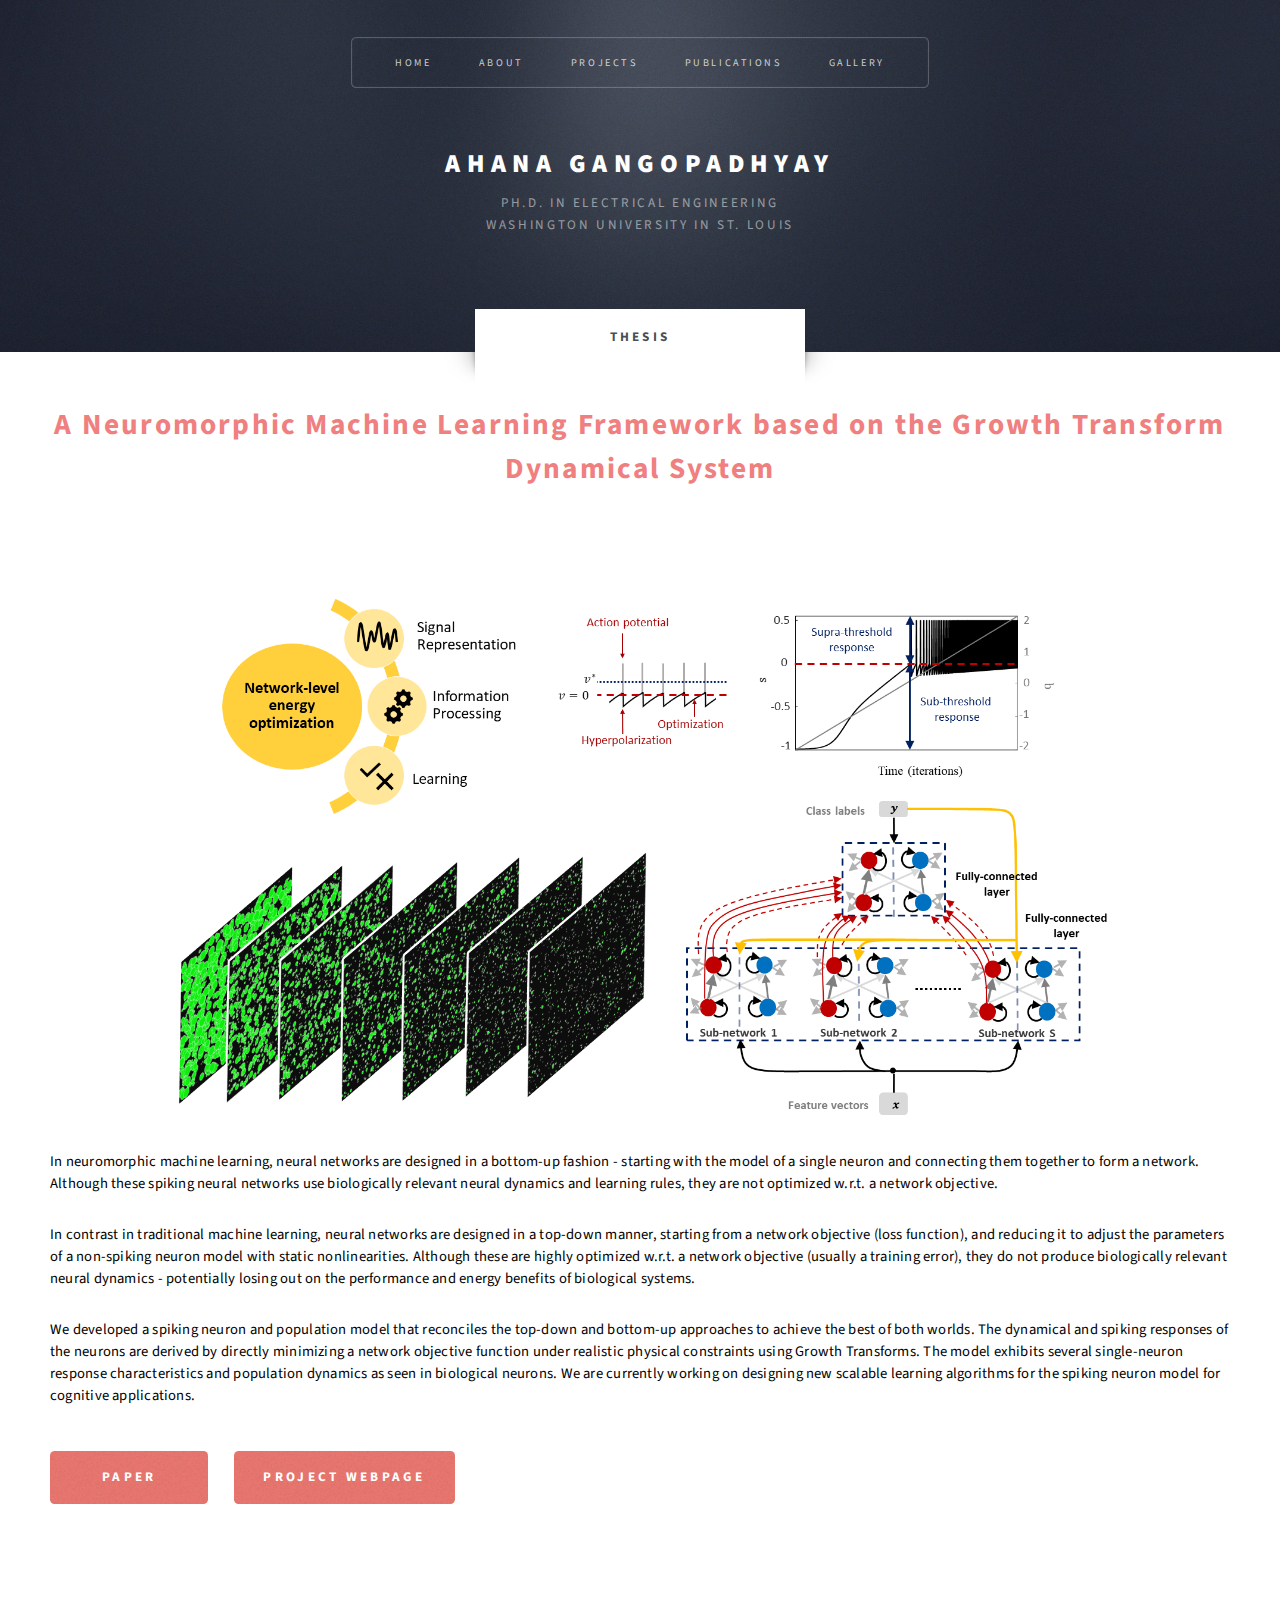
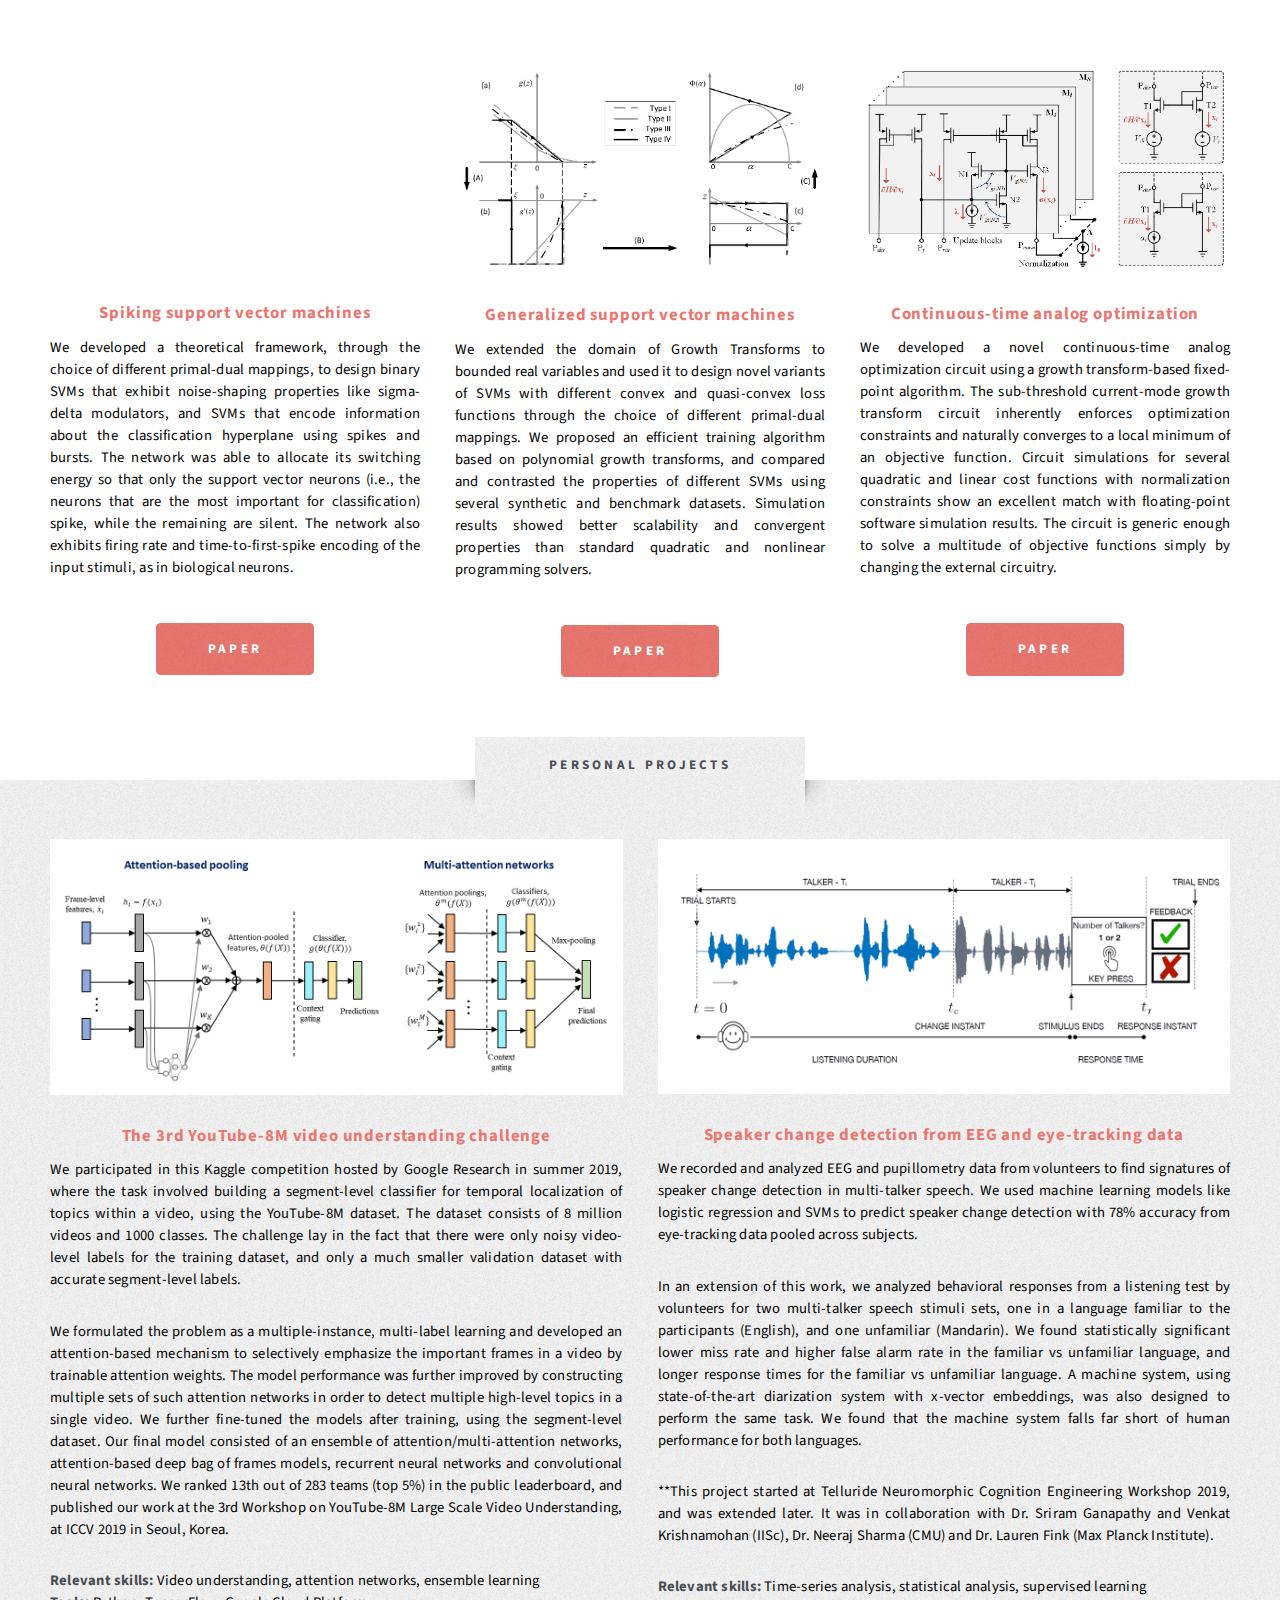
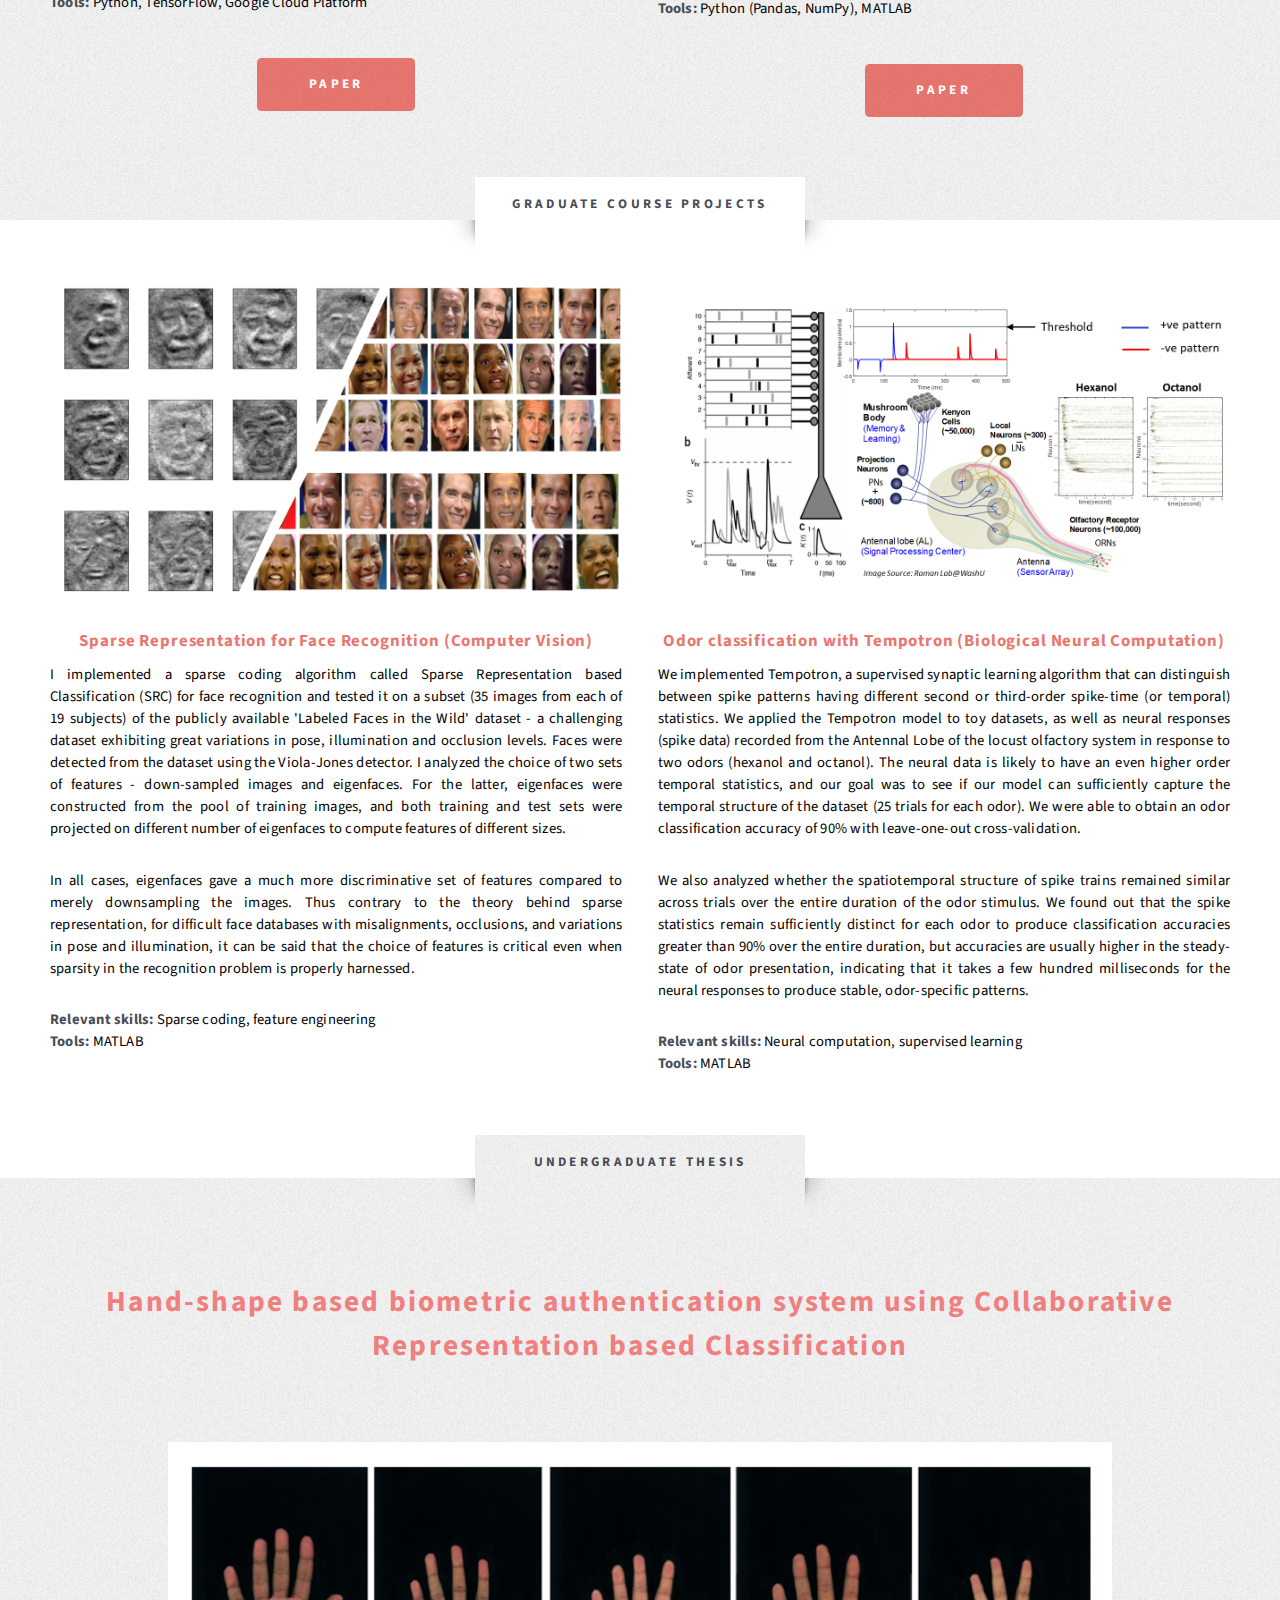
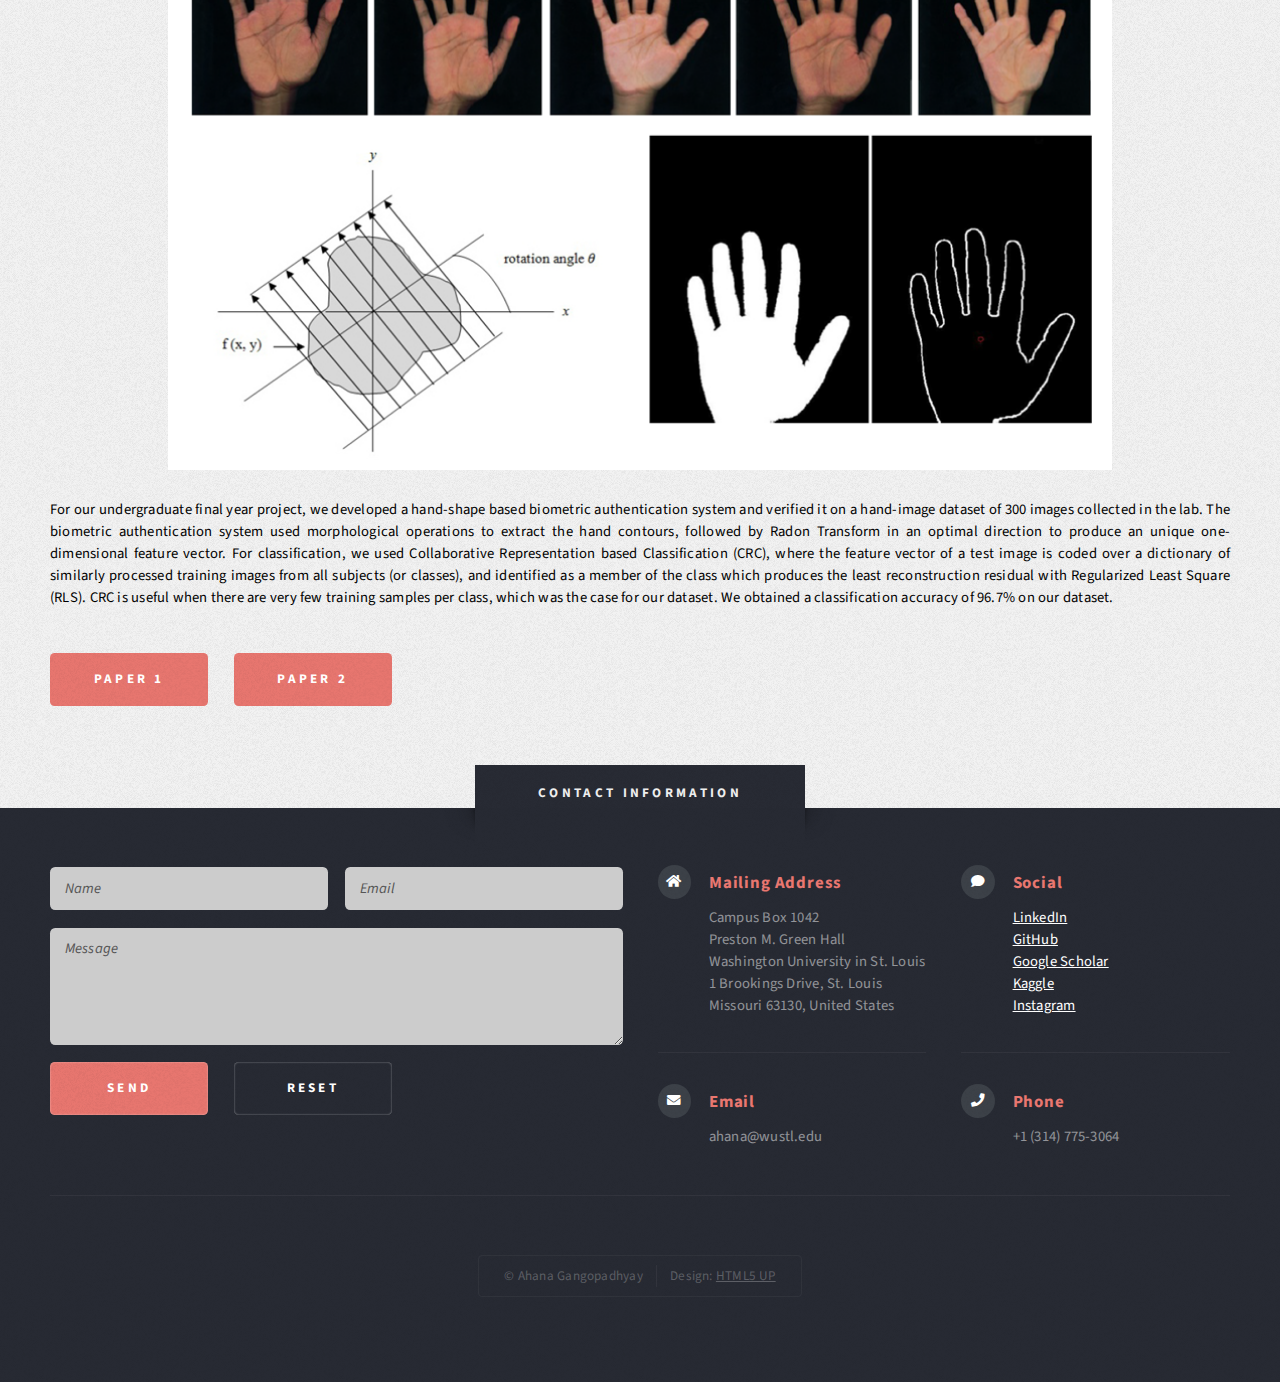
<file: projects.html>
<!DOCTYPE HTML>
<!--
	Escape Velocity by HTML5 UP
	html5up.net | @ajlkn
	Free for personal and commercial use under the CCA 3.0 license (html5up.net/license)
-->
<html>
	<head>
		<title>Projects - Ahana Gangopadhyay</title>
		<meta charset="utf-8" />
		<meta name="viewport" content="width=device-width, initial-scale=1, user-scalable=no" />
		<link rel="stylesheet" href="assets/css/main.css" />
	</head>
	<body class="no-sidebar is-preload">
		<div id="page-wrapper">

			<!-- Header -->
				<section id="header" class="wrapper">

					<!-- Logo -->
						<div id="logo">
							<h1><a href="index.html">Ahana Gangopadhyay</a></h1>
							<p>Ph.D. in Electrical Engineering </br> 
							   Washington University in St. Louis</p>
						</div>

					<!-- Nav -->
						<nav id="nav">
							<ul>
								<li><a href="index.html">Home</a></li>
								<!-- <li>
									<a href="#">Dropdown</a>
									<ul>
										<li><a href="#">Lorem ipsum</a></li>
										<li><a href="#">Magna veroeros</a></li>
										<li><a href="#">Etiam nisl</a></li>
										<li>
											<a href="#">Sed consequat</a>
											<ul>
												<li><a href="#">Lorem dolor</a></li>
												<li><a href="#">Amet consequat</a></li>
												<li><a href="#">Magna phasellus</a></li>
												<li><a href="#">Etiam nisl</a></li>
												<li><a href="#">Sed feugiat</a></li>
											</ul>
										</li>
										<li><a href="#">Nisl tempus</a></li>
									</ul>
								</li>
								<li><a href="left-sidebar.html">Left Sidebar</a></li>
								<li><a href="right-sidebar.html">Right Sidebar</a></li>
								<li class="current"><a href="no-sidebar.html">No Sidebar</a></li> -->
								<li><a href="about.html">About</a></li>
								<li><a href="projects.html">Projects</a></li>
								<li><a href="publications.html">Publications</a></li>
								<li><a href="gallery.html">Gallery</a></li>
							</ul>
						</nav>

				</section>

			<!-- Main -->
				<div id="main" class="wrapper style2">
					<div class="title">Thesis</div>
					<div class="container">

						<!-- Content -->
							<div id="content">
								<article class="box post">
									<header class="style1">
										<h2 style="color:lightcoral">A Neuromorphic Machine Learning Framework based on the Growth Transform Dynamical System</h2>
									</header>
									<a class="image featured2">
										<img src="images/projects/growth_transform_neuron.png" alt="" />
									</a>
									<p style="color:black">In neuromorphic machine learning, neural networks are designed in a bottom-up fashion - 
									starting with the model of a single neuron and connecting them together to form a network. 
									Although these spiking neural networks use biologically relevant neural dynamics and learning rules, 
									they are not optimized w.r.t. a network objective.</p>
									<p style="color:black">In contrast in traditional machine learning, neural networks are designed in a top-down manner, 
									starting from a network objective (loss function), and reducing it to adjust the parameters of a 
									non-spiking neuron model with static nonlinearities. Although these are highly optimized w.r.t. a 
									network objective (usually a training error), they do not produce biologically relevant neural dynamics 
									- potentially losing out on the performance and energy benefits of biological systems.</p>
									<p style="color:black">We developed a spiking neuron and population model that reconciles the top-down and bottom-up 
									approaches to achieve the best of both worlds. The dynamical and spiking responses of the neurons 
									are derived by directly minimizing a network objective function under realistic physical constraints 
									using Growth Transforms. The model exhibits several single-neuron response characteristics and population 
									dynamics as seen in biological neurons. We are currently working on designing new scalable learning algorithms for
									the spiking neuron model for cognitive applications.</p>
									<ul class="actions">
										<li><a href="https://www.frontiersin.org/articles/10.3389/fnins.2020.00425/full" class="button style1">Paper</a></li>
										<li><a href="https://sites.google.com/view/growthtransform-neuralnetwork/home" class="button style1">Project Webpage</a></li>
									</ul>
								</article>
							</div>

                        
					</div>
				</div>
				
			<!-- Highlights -->
				<section id="highlights" class="wrapper style2">
					<!-- <div class="title">The Endorsements</div> -->
					<div class="container">
						<div class="row aln-center">
							<div class="col-4 col-12-medium">
								<section class="highlight">
									<a class="image featured"><iframe width="340" height="200"
                                    src="https://www.youtube.com/embed/MTjwxtF3uT8"></iframe></a>
									<h3>Spiking support vector machines</h3>
									<p align="justify" style="color:black">We developed a theoretical framework, through the choice of different primal-dual mappings, 
									to design binary SVMs that exhibit noise-shaping properties like sigma-delta modulators, and SVMs 
									that encode information about the classification hyperplane using spikes and bursts.  
									The network was able to allocate its switching energy so that only the support vector neurons 
									(i.e., the neurons that are the most important for classification) spike, while the remaining are silent. 
									The network also exhibits firing rate and time-to-first-spike encoding of the input stimuli, as in biological 
									neurons.</p>
									<ul class="actions">
										<li><a href="https://ieeexplore.ieee.org/document/7913698" class="button style1">Paper</a></li>
									</ul>
								</section>
							</div>
							<div class="col-4 col-12-medium">
								<section class="highlight">
									<a class="image featured"><img src="images/projects/generalized_svms.PNG" alt="" /></a>
									<h3>Generalized support vector machines</h3>
									<p align="justify" style="color:black">We extended the domain of Growth Transforms to bounded real variables and used it to design
									novel variants of SVMs with different convex and quasi-convex loss functions through the choice of different 
									primal-dual mappings. We proposed an efficient training algorithm based on polynomial growth transforms,
									and compared and contrasted the properties of different SVMs using several synthetic and benchmark datasets. 
									Simulation results showed better scalability and convergent properties than standard quadratic and 
									nonlinear programming solvers.</p>
									<ul class="actions">
										<li><a href="https://ieeexplore.ieee.org/document/7902102" class="button style1">Paper</a></li>
									</ul>
								</section>
							</div>
							<div class="col-4 col-12-medium">
								<section class="highlight">
									<a class="image featured"><img src="images/projects/analog_optimization.png" alt="" /></a>
									<h3>Continuous-time analog optimization</h3>
									<p align="justify" style="color:black"> We developed a novel continuous-time analog optimization circuit using a growth transform-based 
									fixed-point algorithm. The sub-threshold current-mode growth transform circuit inherently enforces optimization constraints and naturally converges 
									to a local minimum of an objective function. Circuit simulations for several quadratic and 
									linear cost functions with normalization constraints show an excellent match with floating-point software 
									simulation results. The circuit is generic enough to solve a multitude of objective functions simply by
									changing the external circuitry.</p>
									<ul class="actions">
										<li><a href="https://ieeexplore.ieee.org/document/8624043" class="button style1">Paper</a></li>
									</ul>
								</section>
							</div>
						</div>
					</div>
				</section>	
				
			<!-- Highlights -->
				<section id="highlights" class="wrapper style3">
					<div class="title">Personal Projects</div>
					<div class="container">
						<div class="row aln-center">
							<div class="col-6 col-12-medium">
								<section class="highlight">
									<a class="image featured"><img src="images/projects/attention_network.png" alt="" /></a>
									<h3>The 3rd YouTube-8M video understanding challenge</h3>
									<p align="justify" style="color:black"> We participated in this Kaggle competition hosted by Google Research in summer 2019, 
									where the task involved building a segment-level classifier for temporal localization of 
									topics within a video, using the YouTube-8M dataset. The dataset consists of 8 million videos and 1000 classes. 
									The challenge lay in the fact that there were only noisy video-level labels for the training dataset, and 
									only a much smaller validation dataset with accurate segment-level labels. </p>
									<p align="justify" style="color:black">We formulated the problem 
									as a multiple-instance, multi-label learning and developed an attention-based mechanism to selectively 
									emphasize the important frames in a video by trainable attention weights. The model performance was further
									improved by constructing multiple sets of such attention networks in order to detect multiple high-level topics
									in a single video. We further fine-tuned the models after training, using the segment-level dataset.
									Our final model consisted of 
									an ensemble of attention/multi-attention networks, attention-based deep bag of frames models, recurrent 
									neural networks and convolutional neural networks. 
									We ranked 13th out of 283 teams (top 5%) in the public 
									leaderboard, and published our work at the 3rd Workshop on YouTube-8M Large Scale Video Understanding, 
									at ICCV 2019 in Seoul, Korea.</p>
									<p align="justify" style="color:black"> <b>Relevant skills:</b> Video understanding, attention networks, 
									ensemble learning <br/>
									<b>Tools:</b> Python, TensorFlow, Google Cloud Platform </p>
									<ul class="actions">
										<li><a href="https://arxiv.org/abs/1911.06866" class="button style1">Paper</a></li>
									</ul>
								</section>
							</div>
							<div class="col-6 col-12-medium">
								<section class="highlight">
									<a class="image featured"><img src="images/projects/speaker_change_detection.png" alt="" /></a>
									<h3>Speaker change detection from EEG and eye-tracking data</h3>
									<p align="justify" style="color:black"> We recorded and analyzed EEG and pupillometry data from volunteers to find signatures 
									of speaker change detection in multi-talker speech. We used machine learning models like logistic regression 
									and SVMs to predict speaker change detection with 78% accuracy from eye-tracking data pooled across subjects. </p>
                                    <p align="justify" style="color:black">In an extension of this work, we analyzed behavioral responses from a listening test by volunteers for two 
									multi-talker speech stimuli sets, one in a language familiar to the participants (English), and one unfamiliar 
									(Mandarin). We found statistically significant lower miss rate and higher false alarm rate 
									in the familiar vs unfamiliar language, and longer response times for the familiar vs unfamiliar language. 
									A machine system, using state-of-the-art diarization system with x-vector embeddings, was also designed to 
									perform the same task. We found that the machine system falls far short of human performance for both languages. </p>
									<p align="justify" style="color:black">**This project started at Telluride Neuromorphic Cognition Engineering Workshop 2019, and was extended 
									later. It was in collaboration with Dr. Sriram Ganapathy and Venkat Krishnamohan (IISc), Dr. Neeraj Sharma (CMU) and Dr. Lauren Fink (Max Planck Institute).</p>
									<p align="justify" style="color:black"> <b>Relevant skills:</b> Time-series analysis, statistical analysis, supervised learning<br/>
									<b>Tools:</b> Python (Pandas, NumPy), MATLAB</p>
									<ul class="actions">
										<li><a href="https://ieeexplore.ieee.org/document/9054294" class="button style1">Paper</a></li>
									</ul>
								</section>
							</div>
						</div>
					</div>
				</section>

			<!-- Highlights -->
				<section id="highlights" class="wrapper style2">
					<div class="title">Graduate Course Projects</div>
					<div class="container">
						<div class="row aln-center">
							<!-- <div class="col-4 col-12-medium">
								<section class="highlight">
									<a href="#" class="image featured"><img src="images/projects/pic02.jpg" alt="" /></a>
									<h3><a href="#">Predicting weights of widgets (Applications of Deep Neural Networks)</a></h3>
									<p align="justify" style="color:black">We performed data cleaning and feature engineering on a synthetic 
									tabular dataset (800,000
									rows) consisting of shapes, compositions, internal dimensions and other features of different widgets.
                                    We implemented and optimized different regression models including Deep Neural Networks and Random 
									Forests on TensorFlow for predicting the weights of widgets from these features.
									We ranked 8th out of 21 teams (top 39%) in the public leaderboard.</p>
									<ul class="actions">
										<li><a href="#" class="button style1">Learn More</a></li>
									</ul>
								</section>
							</div> -->
							<div class="col-6 col-12-medium">
								<section class="highlight">
									<a class="image featured"><img src="images/projects/face_recognition_src.PNG" alt="" /></a>
									<h3>Sparse Representation for Face Recognition (Computer Vision)</h3>
									<p align="justify" style="color:black">I implemented a sparse coding algorithm called Sparse Representation based
									Classification (SRC) for face recognition and tested it on a subset (35 images from each of 19 subjects) 
									of the publicly available 'Labeled Faces in the Wild' dataset -
									a challenging dataset exhibiting great variations in pose, illumination and occlusion levels. Faces were
									detected from the dataset using the Viola-Jones detector. I analyzed the
									choice of two sets of features - down-sampled images and eigenfaces. For the latter, eigenfaces were constructed
									from the pool of training images, and both training and test sets were projected on different number of eigenfaces
									to compute features of different sizes. </p>
									<p align="justify" style="color:black"> In all cases, eigenfaces gave a much more discriminative set of features 
									compared to merely downsampling the images. Thus contrary to the theory behind sparse representation, for difficult
									face databases with misalignments, occlusions, and variations in pose and illumination, it can be said that
									the choice of features is critical even when
									sparsity in the recognition problem is properly harnessed.</p>
									<p align="justify" style="color:black"> <b>Relevant skills:</b> Sparse coding, feature engineering<br/>
									<b>Tools:</b> MATLAB</p>
									<!-- <ul class="actions">
										<li><a href="#" class="button style1">Learn More</a></li>
									</ul> -->
								</section>
							</div>
							<div class="col-6 col-12-medium">
								<section class="highlight">
									<a class="image featured"><img src="images/projects/tempotron_odor_classification.png" alt="" /></a>
									<h3>Odor classification with Tempotron (Biological Neural Computation)</i></h3>
									<p align="justify" style="color:black"> We implemented Tempotron, 
									a supervised synaptic learning algorithm that can distinguish between spike patterns having different 
									second or third-order spike-time (or temporal) statistics. We applied the Tempotron model to toy datasets, 
									as well as neural responses (spike data) recorded from the Antennal Lobe of the locust olfactory system in 
									response to two odors (hexanol and octanol). The neural data is likely to have an even higher order temporal 
									statistics, and our goal was to see if our model can sufficiently capture the temporal structure of the dataset 
									(25 trials for each odor). We were able to obtain an odor classification accuracy of 90% with 
									leave-one-out cross-validation. </p>
									<p align="justify" style="color:black">We also analyzed whether the spatiotemporal structure of spike trains remained similar across trials 
									over the entire duration of the odor stimulus. We found out that the spike statistics remain sufficiently 
									distinct for each odor to produce classification accuracies greater than 90% over the entire duration, but 
									accuracies are usually higher in the steady-state of odor presentation, indicating that it takes a few hundred 
									milliseconds for the neural responses to produce stable, odor-specific patterns.</p>
									<p align="justify" style="color:black"> <b>Relevant skills:</b> Neural computation, supervised learning<br/>
									<b>Tools:</b> MATLAB</p>
									<!-- <ul class="actions">
										<li><a href="#" class="button style1">Learn More</a></li>
									</ul> -->
								</section>
							</div>
						</div>
					</div>
				</section>
				
			<!-- Main -->
				<div id="main" class="wrapper style3">
					<div class="title">Undergraduate Thesis</div>
					<div class="container">

						<!-- Content -->
							<div id="content">
								<section class="highlight">
									<header class="style1">
										<h2 style="color:lightcoral">Hand-shape based biometric authentication system using Collaborative Representation based Classification</h2>
										<!-- <p>Tempus feugiat veroeros sed nullam dolore</p> -->
									</header>
									<a class="image featured2">
										<img src="images/projects/biometric_authentication.png" alt="" />
									</a>
									<p align="justify" style="color:black">For our undergraduate final year project, we developed a hand-shape based biometric authentication 
									system and verified it on a hand-image dataset of 300 images collected in the lab. The biometric authentication 
									system used morphological operations to extract the hand contours, followed by Radon Transform in an optimal 
									direction to produce an unique one-dimensional feature vector. For classification, we used Collaborative 
									Representation based Classification (CRC), where the feature vector of a test image is coded over a dictionary 
									of similarly processed training images from all subjects (or classes), and identified as a member of the class 
									which produces the least reconstruction residual with Regularized Least Square (RLS). CRC is useful when there 
									are very few training samples per class, which was the case for our dataset. We obtained a classification 
									accuracy of 96.7% on our dataset.</p>
								</section>
							</div>
                        <ul class="actions" align="justify">
							<li><a href="https://ieeexplore.ieee.org/document/6707672" class="button style1">Paper 1</a></li>
							<li><a href="https://ieeexplore.ieee.org/document/6745393" class="button style1">Paper 2</a></li>
						</ul>
					</div>
				</div>

			<!-- Footer -->
				<section id="footer" class="wrapper">
					<div class="title">Contact Information</div>
					<div class="container">
<!-- 						<header class="style1">
							<h2>Ipsum sapien elementum portitor?</h2>
							<p>
								Sed turpis tortor, tincidunt sed ornare in metus porttitor mollis nunc in aliquet.<br />
								Nam pharetra laoreet imperdiet volutpat etiam feugiat.
							</p>
						</header> -->
						<div class="row">
							<div class="col-6 col-12-medium">

								<!-- Contact Form -->
									<section>
										<form method="post" action="https://formspree.io/xeqrzdeq">
											<div class="row gtr-50">
												<div class="col-6 col-12-small">
													<input type="text" name="name" id="contact-name" placeholder="Name" />
												</div>
												<div class="col-6 col-12-small">
													<input type="text" name="email" id="contact-email" placeholder="Email" />
												</div>
												<div class="col-12">
													<textarea name="message" id="contact-message" placeholder="Message" rows="4"></textarea>
												</div>
												<div class="col-12">
													<ul class="actions">
														<li><input type="submit" class="style1" value="Send" /></li>
														<li><input type="reset" class="style2" value="Reset" /></li>
													</ul>
												</div>
											</div>
										</form>
									</section>

							</div>
							<div class="col-6 col-12-medium">

								<!-- Contact -->
									<section class="feature-list small">
										<div class="row">
											<div class="col-6 col-12-small">
												<section>
													<h3 class="icon solid fa-home">Mailing Address</h3>
													<p>
														Campus Box 1042 <br />
														Preston M. Green Hall <br />
														Washington University in St. Louis <br />
														1 Brookings Drive, St. Louis <br />
														Missouri 63130, United States 
													</p>
												</section>
											</div>
											<div class="col-6 col-12-small">
												<section>
													<h3 class="icon solid fa-comment">Social</h3>
													<p>
														<a href="https://www.linkedin.com/in/ahanagangopadhyay/">LinkedIn</a><br />
														<a href="https://github.com/ahanagangopadhyay">GitHub</a><br />
														<a href="https://scholar.google.com/citations?user=fmr2rPYAAAAJ&hl=en">Google Scholar</a><br />
														<a href="https://www.kaggle.com/ahana91">Kaggle</a> <br />
														<a href="https://www.instagram.com/ahanagangopadhyay/?hl=en">Instagram</a>
													</p>
												</section>
											</div>
											<div class="col-6 col-12-small">
												<section>
													<h3 class="icon solid fa-envelope">Email</h3>
													<p>
														ahana@wustl.edu
													</p>
												</section>
											</div>
											<div class="col-6 col-12-small">
												<section>
													<h3 class="icon solid fa-phone">Phone</h3>
													<p>
														+1 (314) 775-3064
													</p>
												</section>
											</div>
										</div>
									</section>

							</div>
						</div>
						<div id="copyright">
							<ul>
								<li>&copy; Ahana Gangopadhyay</li><li>Design: <a href="http://html5up.net">HTML5 UP</a></li>
							</ul>
						</div>
					</div>
				</section>

		</div>

		<!-- Scripts -->
			<script src="assets/js/jquery.min.js"></script>
			<script src="assets/js/jquery.dropotron.min.js"></script>
			<script src="assets/js/browser.min.js"></script>
			<script src="assets/js/breakpoints.min.js"></script>
			<script src="assets/js/util.js"></script>
			<script src="assets/js/main.js"></script>

	</body>
</html>
</file>
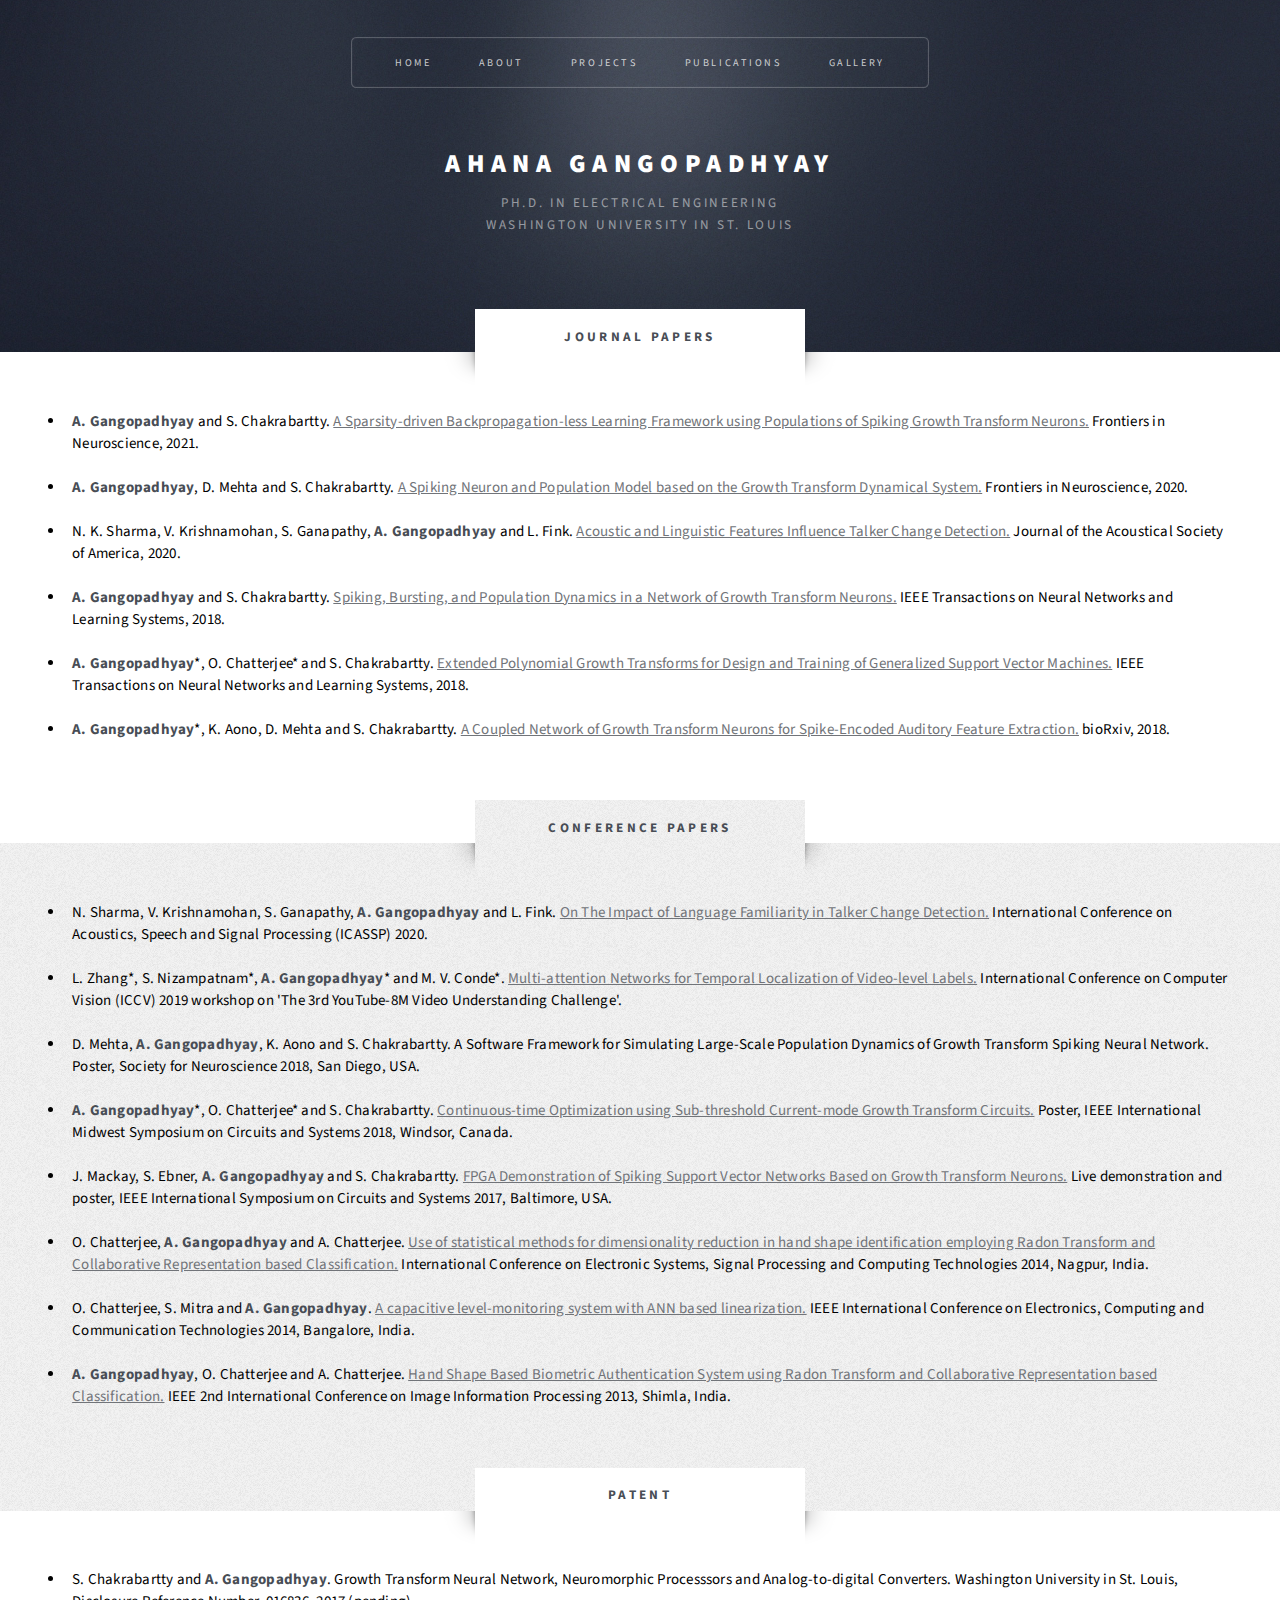
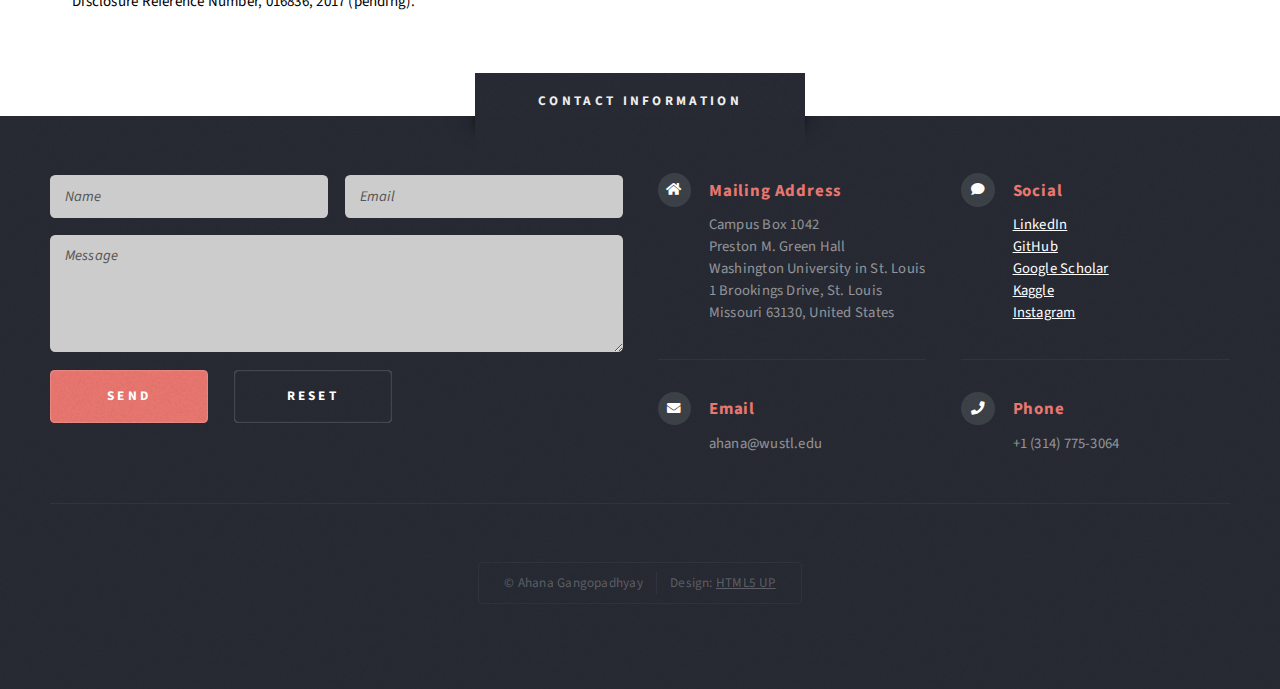
<file: publications.html>
<!DOCTYPE HTML>
<!--
	Escape Velocity by HTML5 UP
	html5up.net | @ajlkn
	Free for personal and commercial use under the CCA 3.0 license (html5up.net/license)
-->
<html>
	<head>
		<title>Publications - Ahana Gangopadhyay</title>
		<meta charset="utf-8" />
		<meta name="viewport" content="width=device-width, initial-scale=1, user-scalable=no" />
		<link rel="stylesheet" href="assets/css/main.css" />
	</head>
	<body class="no-sidebar is-preload">
		<div id="page-wrapper">

			<!-- Header -->
				<section id="header" class="wrapper">

					<!-- Logo -->
						<div id="logo">
							<h1><a href="index.html">Ahana Gangopadhyay</a></h1>
							<p>Ph.D. in Electrical Engineering </br> 
							   Washington University in St. Louis</p>
						</div>

					<!-- Nav -->
						<nav id="nav">
							<ul>
								<li><a href="index.html">Home</a></li>
								<!-- <li>
									<a href="#">Dropdown</a>
									<ul>
										<li><a href="#">Lorem ipsum</a></li>
										<li><a href="#">Magna veroeros</a></li>
										<li><a href="#">Etiam nisl</a></li>
										<li>
											<a href="#">Sed consequat</a>
											<ul>
												<li><a href="#">Lorem dolor</a></li>
												<li><a href="#">Amet consequat</a></li>
												<li><a href="#">Magna phasellus</a></li>
												<li><a href="#">Etiam nisl</a></li>
												<li><a href="#">Sed feugiat</a></li>
											</ul>
										</li>
										<li><a href="#">Nisl tempus</a></li>
									</ul>
								</li>
								<li><a href="left-sidebar.html">Left Sidebar</a></li>
								<li><a href="right-sidebar.html">Right Sidebar</a></li>
								<li class="current"><a href="no-sidebar.html">No Sidebar</a></li> -->
								<li><a href="about.html">About</a></li>
								<li><a href="projects.html">Projects</a></li>
								<li><a href="publications.html">Publications</a></li>
								<li><a href="gallery.html">Gallery</a></li>
							</ul>
						</nav>

				</section>

			<!-- Main -->
				<div id="main" class="wrapper style2">
					<div class="title">Journal Papers</div>
					<div class="container">

						<!-- Content -->
							<div id="content">
								<article class="box post">
									<!-- <header class="style1">
										<h2>Lorem ipsum dolor sit amet magna egestas<br class="mobile-hide" />
										morbi bibendum sed malesuada</h2>
										<p>Tempus feugiat veroeros sed nullam dolore</p>
									</header> -->
									<!-- <a href="#" class="image featured">
										<img src="images/pic01.jpg" alt="" />
									</a> -->
									<ul type="square"> 
									<li style="color:black;font-size:15px;"> <b>A. Gangopadhyay</b> and S. Chakrabartty. 
									<a href="https://www.frontiersin.org/articles/10.3389/fnins.2021.715451/full">A Sparsity-driven Backpropagation-less 
									Learning Framework using Populations of Spiking Growth Transform Neurons.</a> Frontiers in Neuroscience, 2021. </li>
									</br>
									<li style="color:black;font-size:15px;"> <b>A. Gangopadhyay</b>, D. Mehta and S. Chakrabartty. 
									<a href="https://www.frontiersin.org/articles/10.3389/fnins.2020.00425/full">A Spiking Neuron and Population Model 
									based on the Growth Transform Dynamical System.</a> Frontiers in Neuroscience, 2020. </li>
									</br>
									<li style="color:black;font-size:15px;"> N. K. Sharma, V. Krishnamohan, S. Ganapathy, <b>A. Gangopadhyay</b> and L. Fink. 
									<a href="https://asa.scitation.org/doi/full/10.1121/10.0002462">Acoustic and Linguistic Features Influence  
									Talker Change Detection.</a> Journal of the Acoustical Society of America, 2020. </li>
									</br>
									<li style="color:black;font-size:15px;"><b>A. Gangopadhyay</b> and S. Chakrabartty. 
									<a href="https://ieeexplore.ieee.org/document/7913698">Spiking, Bursting, and Population Dynamics in a 
									Network of Growth Transform Neurons.</a> IEEE Transactions on Neural Networks and Learning Systems, 2018.</li>
									</br>
									<li style="color:black;font-size:15px;"><b>A. Gangopadhyay</b>*, O. Chatterjee* and S. Chakrabartty. 
									<a href="https://ieeexplore.ieee.org/document/7902102">Extended Polynomial Growth Transforms 
									for Design and Training of Generalized Support Vector Machines.</a> IEEE Transactions on Neural 
									Networks and Learning Systems, 2018. </li> 
									</br>
									<li style="color:black;font-size:15px;"><b>A. Gangopadhyay</b>*, K. Aono, D. Mehta and S. Chakrabartty. 
									<a href="https://www.biorxiv.org/content/10.1101/303453v1.abstract">A Coupled Network of Growth Transform Neurons for Spike-Encoded  
									Auditory Feature Extraction.</a> bioRxiv, 2018. </li> 
									</ul> 
								</article>
							</div>

					</div>
				</div>
				
				
				<div id="main" class="wrapper style3">
					<div class="title">Conference Papers</div>
					<div class="container">

						<!-- Content -->
							<div id="content">
								<article class="box post">
									<!-- <header class="style1">
										<h2>Lorem ipsum dolor sit amet magna egestas<br class="mobile-hide" />
										morbi bibendum sed malesuada</h2>
										<p>Tempus feugiat veroeros sed nullam dolore</p>
									</header> -->
									<!-- <a href="#" class="image featured">
										<img src="images/pic01.jpg" alt="" />
									</a> -->
									<ul type="square"> 
									<li style="color:black;font-size:15px;">N. Sharma, V. Krishnamohan, S. Ganapathy, <b>A. Gangopadhyay</b> and L. Fink. 
									<a href="https://ieeexplore.ieee.org/document/9054294">On The Impact 
									of Language Familiarity in Talker Change Detection.</a> International Conference on Acoustics, 
									Speech and Signal Processing (ICASSP) 2020. </li>
									</br>
									<li style="color:black;font-size:15px;">L. Zhang*, S. Nizampatnam*, <b>A. Gangopadhyay</b>* and M. V. Conde*. 
									<a href="https://arxiv.org/abs/1911.06866">Multi-attention Networks 
									for Temporal Localization of Video-level Labels.</a> International Conference on Computer Vision 
									(ICCV) 2019 workshop on 'The 3rd YouTube-8M Video Understanding Challenge'.</li>
									</br>
									<li style="color:black;font-size:15px;">D. Mehta, <b>A. Gangopadhyay</b>, K. Aono and S. Chakrabartty. A Software Framework for Simulating 
									Large-Scale Population Dynamics of Growth Transform Spiking Neural Network. Poster, Society for 
									Neuroscience 2018, San Diego, USA. </li>
									</br>
									<li style="color:black;font-size:15px;"><b>A. Gangopadhyay</b>*, O. Chatterjee* and S. Chakrabartty. 
									<a href="https://ieeexplore.ieee.org/document/8624043">Continuous-time Optimization using 
									Sub-threshold Current-mode Growth Transform Circuits.</a> Poster, IEEE International Midwest Symposium 
									on Circuits and Systems 2018, Windsor, Canada. </li>
									</br>
									<li style="color:black;font-size:15px;">J. Mackay, S. Ebner, <b>A. Gangopadhyay</b> and S. Chakrabartty. 
									<a href="https://ieeexplore.ieee.org/document/8050401">FPGA Demonstration of Spiking Support 
									Vector Networks Based on Growth Transform Neurons.</a> Live demonstration and poster, IEEE International 
									Symposium on Circuits and Systems 2017, Baltimore, USA. </li>
									</br>
									<li style="color:black;font-size:15px;">O. Chatterjee, <b>A. Gangopadhyay</b> and A. Chatterjee. 
									<a href="https://ieeexplore.ieee.org/document/6745393">Use of statistical methods for dimensionality 
									reduction in hand shape identification employing Radon Transform and Collaborative Representation 
									based Classification.</a> International Conference on Electronic Systems, Signal Processing and Computing 
									Technologies 2014, Nagpur, India. </li>
									</br>
									<li style="color:black;font-size:15px;">O. Chatterjee, S. Mitra and <b>A. Gangopadhyay</b>. 
									<a href="https://ieeexplore.ieee.org/document/6740317">A capacitive level-monitoring system with ANN based 
									linearization.</a>  IEEE International Conference on Electronics, Computing and Communication Technologies 
									2014, Bangalore, India. </li>
									</br>
									<li style="color:black;font-size:15px;"><b>A. Gangopadhyay</b>, O. Chatterjee and A. Chatterjee. 
									<a href="https://ieeexplore.ieee.org/document/6707672">Hand Shape Based Biometric Authentication System 
									using Radon Transform and Collaborative Representation based Classification.</a> IEEE 2nd International Conference 
									on Image Information Processing 2013, Shimla, India.  </li>
									</ul>
								</article>
							</div>

					</div>
				</div>
				
				
				<div id="main" class="wrapper style2">
					<div class="title">Patent</div>
					<div class="container">

						<!-- Content -->
							<div id="content">
								<article class="box post">
									<!-- <header class="style1">
										<h2>Lorem ipsum dolor sit amet magna egestas<br class="mobile-hide" />
										morbi bibendum sed malesuada</h2>
										<p>Tempus feugiat veroeros sed nullam dolore</p>
									</header> -->
									<!-- <a href="#" class="image featured">
										<img src="images/pic01.jpg" alt="" />
									</a> -->
									<ul type="square"> 
									<li style="color:black;font-size:15px;"> S. Chakrabartty and <b>A. Gangopadhyay</b>. Growth Transform Neural Network, Neuromorphic Processsors and 
									Analog-to-digital Converters. Washington University in St. Louis, Disclosure Reference Number, 016836, 
									2017 (pending). </li>
									</ul> 
								</article>
							</div>

					</div>
				</div>

			

			<!-- Footer -->
				<section id="footer" class="wrapper">
					<div class="title">Contact Information</div> 
					<div class="container">
						<!-- <header class="style1">
							<h2>Ipsum sapien elementum portitor?</h2>
							<p>
								Sed turpis tortor, tincidunt sed ornare in metus porttitor mollis nunc in aliquet.<br />
								Nam pharetra laoreet imperdiet volutpat etiam feugiat.
							</p>
						</header> -->
						<div class="row">
							<div class="col-6 col-12-medium">

								<!-- Contact Form -->
									<section>
										<form method="post" action="https://formspree.io/xeqrzdeq">
											<div class="row gtr-50">
												<div class="col-6 col-12-small">
													<input type="text" name="name" id="contact-name" placeholder="Name" />
												</div>
												<div class="col-6 col-12-small">
													<input type="text" name="email" id="contact-email" placeholder="Email" />
												</div>
												<div class="col-12">
													<textarea name="message" id="contact-message" placeholder="Message" rows="4"></textarea>
												</div>
												<div class="col-12">
													<ul class="actions">
														<li><input type="submit" class="style1" value="Send" /></li>
														<li><input type="reset" class="style2" value="Reset" /></li>
													</ul>
												</div>
											</div>
										</form>
									</section>

							</div>
							<div class="col-6 col-12-medium">

								<!-- Contact -->
									<section class="feature-list small">
										<div class="row">
											<div class="col-6 col-12-small">
												<section>
													<h3 class="icon solid fa-home">Mailing Address</h3>
													<p>
														Campus Box 1042 <br />
														Preston M. Green Hall <br />
														Washington University in St. Louis <br />
														1 Brookings Drive, St. Louis <br />
														Missouri 63130, United States 
													</p>
												</section>
											</div>
											<div class="col-6 col-12-small">
												<section>
													<h3 class="icon solid fa-comment">Social</h3>
													<p>
														<a href="https://www.linkedin.com/in/ahanagangopadhyay/">LinkedIn</a><br />
														<a href="https://github.com/ahanagangopadhyay">GitHub</a><br />
														<a href="https://scholar.google.com/citations?user=fmr2rPYAAAAJ&hl=en">Google Scholar</a><br />
														<a href="https://www.kaggle.com/ahana91">Kaggle</a> <br />
														<a href="https://www.instagram.com/ahanagangopadhyay/?hl=en">Instagram</a>
													</p>
												</section>
											</div>
											<div class="col-6 col-12-small">
												<section>
													<h3 class="icon solid fa-envelope">Email</h3>
													<p>
														ahana@wustl.edu
													</p>
												</section>
											</div>
											<div class="col-6 col-12-small">
												<section>
													<h3 class="icon solid fa-phone">Phone</h3>
													<p>
														+1 (314) 775-3064
													</p>
												</section>
											</div>
										</div>
									</section>

							</div>
						</div>
						<div id="copyright">
							<ul>
								<li>&copy; Ahana Gangopadhyay</li><li>Design: <a href="http://html5up.net">HTML5 UP</a></li>
							</ul>
						</div>
					</div>
				</section>

		</div>

		<!-- Scripts -->
			<script src="assets/js/jquery.min.js"></script>
			<script src="assets/js/jquery.dropotron.min.js"></script>
			<script src="assets/js/browser.min.js"></script>
			<script src="assets/js/breakpoints.min.js"></script>
			<script src="assets/js/util.js"></script>
			<script src="assets/js/main.js"></script>

	</body>
</html>
</file>
<file: assets/css/main.css>
@import url("fontawesome-all.min.css");
@import url("https://fonts.googleapis.com/css?family=Source+Sans+Pro:400,400italic,700,900");

/*
	Escape Velocity by HTML5 UP
	html5up.net | @ajlkn
	Free for personal and commercial use under the CCA 3.0 license (html5up.net/license)
*/

html, body, div, span, applet, object,
iframe, h1, h2, h3, h4, h5, h6, p, blockquote,
pre, a, abbr, acronym, address, big, cite,
code, del, dfn, em, img, ins, kbd, q, s, samp,
small, strike, strong, sub, sup, tt, var, b,
u, i, center, dl, dt, dd, ol, ul, li, fieldset,
form, label, legend, table, caption, tbody,
tfoot, thead, tr, th, td, article, aside,
canvas, details, embed, figure, figcaption,
footer, header, hgroup, menu, nav, output, ruby,
section, summary, time, mark, audio, video {
	margin: 0;
	padding: 0;
	border: 0;
	font-size: 100%;
	font: inherit;
	vertical-align: baseline;}

article, aside, details, figcaption, figure,
footer, header, hgroup, menu, nav, section {
	display: block;}

body {
	line-height: 1;
}

ol, ul {
	list-style: none;
}

blockquote, q {
	quotes: none;
}

	blockquote:before, blockquote:after, q:before, q:after {
		content: '';
		content: none;
	}

table {
	border-collapse: collapse;
	border-spacing: 0;
}

body {
	-webkit-text-size-adjust: none;
}

mark {
	background-color: transparent;
	color: inherit;
}

input::-moz-focus-inner {
	border: 0;
	padding: 0;
}

input, select, textarea {
	-moz-appearance: none;
	-webkit-appearance: none;
	-ms-appearance: none;
	appearance: none;
}

/* Basic */

	@-ms-viewport {
		width: device-width;
	}

	html {
		box-sizing: border-box;
	}

	*, *:before, *:after {
		box-sizing: inherit;
	}

	body.is-preload *, body.is-preload *:before, body.is-preload *:after {
		-moz-animation: none !important;
		-webkit-animation: none !important;
		-ms-animation: none !important;
		animation: none !important;
		-moz-transition: none !important;
		-webkit-transition: none !important;
		-ms-transition: none !important;
		transition: none !important;
	}

	body, input, textarea, select {
		font-family: 'Source Sans Pro', sans-serif;
		font-weight: 400;
		color: #919499;
		font-size: 14pt;
		line-height: 1.75em;
		letter-spacing: 0.025em;
	}

	h1, h2, h3, h4, h5, h6 {
		font-weight: 700;
		color: #484d55;
	}

		h1 a, h2 a, h3 a, h4 a, h5 a, h6 a {
			color: inherit;
			text-decoration: none;
		}

	a {
		-moz-transition: color .25s ease-in-out;
		-webkit-transition: color .25s ease-in-out;
		-ms-transition: color .25s ease-in-out;
		transition: color .25s ease-in-out;
		text-decoration: underline;
		color: #717479;
	}

		a:hover {
			text-decoration: none;
		}

	strong, b {
		font-weight: 700;
		color: #484d55;
	}

	blockquote {
		border-left: solid 0.5em #ddd;
		padding: 1em 0 1em 2em;
		font-style: italic;
	}

	em, i {
		font-style: italic;
	}

	hr {
		border: 0;
		border-top: solid 1px #ddd;
		margin: 2em 0 2em 0;
	}

	sub {
		position: relative;
		top: 0.5em;
		font-size: 0.8em;
	}

	sup {
		position: relative;
		top: -0.5em;
		font-size: 0.8em;
	}

	.nobr {
		white-space: nowrap;
	}

	br.clear {
		clear: both;
	}

	p, ul, ol, dl, table, blockquote, form {
		margin-bottom: 2em;
	}
	
.center {
    display: block;
    border-bottom: 1px dotted blue;
    overflow: auto;
    position: relative;
    top: -4px;
}

.right {
    float: right;
    margin-left: 10px;
}

.left {
    float: left;
    margin-right: 10px;
}

/* Container */

	.container {
		margin: 0 auto;
		max-width: 100%;
		width: 68em;
	}

		@media screen and (max-width: 1680px) {

			.container {
				width: 70em;
			}

		}

		@media screen and (max-width: 1280px) {

			.container {
				width: calc(100% - 100px);
			}

		}

		@media screen and (max-width: 980px) {

			.container {
				width: calc(100% - 100px);
			}

		}

		@media screen and (max-width: 736px) {

			.container {
				width: calc(100% - 40px);
			}

		}

/* Row */

	.row {
		display: flex;
		flex-wrap: wrap;
		box-sizing: border-box;
		align-items: stretch;
	}

		.row > * {
			box-sizing: border-box;
		}

		.row.gtr-uniform > * > :last-child {
			margin-bottom: 0;
		}

		.row.aln-left {
			justify-content: flex-start;
		}

		.row.aln-center {
			justify-content: center;
		}

		.row.aln-right {
			justify-content: flex-end;
		}

		.row.aln-top {
			align-items: flex-start;
		}

		.row.aln-middle {
			align-items: center;
		}

		.row.aln-bottom {
			align-items: flex-end;
		}

		.row > .imp {
			order: -1;
		}

		.row > .col-1 {
			width: 8.33333%;
		}

		.row > .off-1 {
			margin-left: 8.33333%;
		}

		.row > .col-2 {
			width: 16.66667%;
		}

		.row > .off-2 {
			margin-left: 16.66667%;
		}

		.row > .col-3 {
			width: 25%;
		}

		.row > .off-3 {
			margin-left: 25%;
		}

		.row > .col-4 {
			width: 33.33333%;
		}

		.row > .off-4 {
			margin-left: 33.33333%;
		}

		.row > .col-5 {
			width: 41.66667%;
		}

		.row > .off-5 {
			margin-left: 41.66667%;
		}

		.row > .col-6 {
			width: 50%;
		}

		.row > .off-6 {
			margin-left: 50%;
		}

		.row > .col-7 {
			width: 58.33333%;
		}

		.row > .off-7 {
			margin-left: 58.33333%;
		}

		.row > .col-8 {
			width: 66.66667%;
		}

		.row > .off-8 {
			margin-left: 66.66667%;
		}

		.row > .col-9 {
			width: 75%;
		}

		.row > .off-9 {
			margin-left: 75%;
		}

		.row > .col-10 {
			width: 83.33333%;
		}

		.row > .off-10 {
			margin-left: 83.33333%;
		}

		.row > .col-11 {
			width: 91.66667%;
		}

		.row > .off-11 {
			margin-left: 91.66667%;
		}

		.row > .col-12 {
			width: 100%;
		}

		.row > .off-12 {
			margin-left: 100%;
		}

		.row.gtr-0 {
			margin-top: 0px;
			margin-left: 0px;
		}

			.row.gtr-0 > * {
				padding: 0px 0 0 0px;
			}

			.row.gtr-0.gtr-uniform {
				margin-top: 0px;
			}

				.row.gtr-0.gtr-uniform > * {
					padding-top: 0px;
				}

		.row.gtr-25 {
			margin-top: -12.5px;
			margin-left: -12.5px;
		}

			.row.gtr-25 > * {
				padding: 12.5px 0 0 12.5px;
			}

			.row.gtr-25.gtr-uniform {
				margin-top: -12.5px;
			}

				.row.gtr-25.gtr-uniform > * {
					padding-top: 12.5px;
				}

		.row.gtr-50 {
			margin-top: -25px;
			margin-left: -25px;
		}

			.row.gtr-50 > * {
				padding: 25px 0 0 25px;
			}

			.row.gtr-50.gtr-uniform {
				margin-top: -25px;
			}

				.row.gtr-50.gtr-uniform > * {
					padding-top: 25px;
				}

		.row {
			margin-top: -50px;
			margin-left: -50px;
		}

			.row > * {
				padding: 50px 0 0 50px;
			}

			.row.gtr-uniform {
				margin-top: -50px;
			}

				.row.gtr-uniform > * {
					padding-top: 50px;
				}

		.row.gtr-150 {
			margin-top: -75px;
			margin-left: -75px;
		}

			.row.gtr-150 > * {
				padding: 75px 0 0 75px;
			}

			.row.gtr-150.gtr-uniform {
				margin-top: -75px;
			}

				.row.gtr-150.gtr-uniform > * {
					padding-top: 75px;
				}

		.row.gtr-200 {
			margin-top: -100px;
			margin-left: -100px;
		}

			.row.gtr-200 > * {
				padding: 100px 0 0 100px;
			}

			.row.gtr-200.gtr-uniform {
				margin-top: -100px;
			}

				.row.gtr-200.gtr-uniform > * {
					padding-top: 100px;
				}

		@media screen and (max-width: 1680px) {

			.row {
				display: flex;
				flex-wrap: wrap;
				box-sizing: border-box;
				align-items: stretch;
			}

				.row > * {
					box-sizing: border-box;
				}

				.row.gtr-uniform > * > :last-child {
					margin-bottom: 0;
				}

				.row.aln-left {
					justify-content: flex-start;
				}

				.row.aln-center {
					justify-content: center;
				}

				.row.aln-right {
					justify-content: flex-end;
				}

				.row.aln-top {
					align-items: flex-start;
				}

				.row.aln-middle {
					align-items: center;
				}

				.row.aln-bottom {
					align-items: flex-end;
				}

				.row > .imp-xlarge {
					order: -1;
				}

				.row > .col-1-xlarge {
					width: 8.33333%;
				}

				.row > .off-1-xlarge {
					margin-left: 8.33333%;
				}

				.row > .col-2-xlarge {
					width: 16.66667%;
				}

				.row > .off-2-xlarge {
					margin-left: 16.66667%;
				}

				.row > .col-3-xlarge {
					width: 25%;
				}

				.row > .off-3-xlarge {
					margin-left: 25%;
				}

				.row > .col-4-xlarge {
					width: 33.33333%;
				}

				.row > .off-4-xlarge {
					margin-left: 33.33333%;
				}

				.row > .col-5-xlarge {
					width: 41.66667%;
				}

				.row > .off-5-xlarge {
					margin-left: 41.66667%;
				}

				.row > .col-6-xlarge {
					width: 50%;
				}

				.row > .off-6-xlarge {
					margin-left: 50%;
				}

				.row > .col-7-xlarge {
					width: 58.33333%;
				}

				.row > .off-7-xlarge {
					margin-left: 58.33333%;
				}

				.row > .col-8-xlarge {
					width: 66.66667%;
				}

				.row > .off-8-xlarge {
					margin-left: 66.66667%;
				}

				.row > .col-9-xlarge {
					width: 75%;
				}

				.row > .off-9-xlarge {
					margin-left: 75%;
				}

				.row > .col-10-xlarge {
					width: 83.33333%;
				}

				.row > .off-10-xlarge {
					margin-left: 83.33333%;
				}

				.row > .col-11-xlarge {
					width: 91.66667%;
				}

				.row > .off-11-xlarge {
					margin-left: 91.66667%;
				}

				.row > .col-12-xlarge {
					width: 100%;
				}

				.row > .off-12-xlarge {
					margin-left: 100%;
				}

				.row.gtr-0 {
					margin-top: 0px;
					margin-left: 0px;
				}

					.row.gtr-0 > * {
						padding: 0px 0 0 0px;
					}

					.row.gtr-0.gtr-uniform {
						margin-top: 0px;
					}

						.row.gtr-0.gtr-uniform > * {
							padding-top: 0px;
						}

				.row.gtr-25 {
					margin-top: -12.5px;
					margin-left: -12.5px;
				}

					.row.gtr-25 > * {
						padding: 12.5px 0 0 12.5px;
					}

					.row.gtr-25.gtr-uniform {
						margin-top: -12.5px;
					}

						.row.gtr-25.gtr-uniform > * {
							padding-top: 12.5px;
						}

				.row.gtr-50 {
					margin-top: -25px;
					margin-left: -25px;
				}

					.row.gtr-50 > * {
						padding: 25px 0 0 25px;
					}

					.row.gtr-50.gtr-uniform {
						margin-top: -25px;
					}

						.row.gtr-50.gtr-uniform > * {
							padding-top: 25px;
						}

				.row {
					margin-top: -50px;
					margin-left: -50px;
				}

					.row > * {
						padding: 50px 0 0 50px;
					}

					.row.gtr-uniform {
						margin-top: -50px;
					}

						.row.gtr-uniform > * {
							padding-top: 50px;
						}

				.row.gtr-150 {
					margin-top: -75px;
					margin-left: -75px;
				}

					.row.gtr-150 > * {
						padding: 75px 0 0 75px;
					}

					.row.gtr-150.gtr-uniform {
						margin-top: -75px;
					}

						.row.gtr-150.gtr-uniform > * {
							padding-top: 75px;
						}

				.row.gtr-200 {
					margin-top: -100px;
					margin-left: -100px;
				}

					.row.gtr-200 > * {
						padding: 100px 0 0 100px;
					}

					.row.gtr-200.gtr-uniform {
						margin-top: -100px;
					}

						.row.gtr-200.gtr-uniform > * {
							padding-top: 100px;
						}

		}

		@media screen and (max-width: 1280px) {

			.row {
				display: flex;
				flex-wrap: wrap;
				box-sizing: border-box;
				align-items: stretch;
			}

				.row > * {
					box-sizing: border-box;
				}

				.row.gtr-uniform > * > :last-child {
					margin-bottom: 0;
				}

				.row.aln-left {
					justify-content: flex-start;
				}

				.row.aln-center {
					justify-content: center;
				}

				.row.aln-right {
					justify-content: flex-end;
				}

				.row.aln-top {
					align-items: flex-start;
				}

				.row.aln-middle {
					align-items: center;
				}

				.row.aln-bottom {
					align-items: flex-end;
				}

				.row > .imp-large {
					order: -1;
				}

				.row > .col-1-large {
					width: 8.33333%;
				}

				.row > .off-1-large {
					margin-left: 8.33333%;
				}

				.row > .col-2-large {
					width: 16.66667%;
				}

				.row > .off-2-large {
					margin-left: 16.66667%;
				}

				.row > .col-3-large {
					width: 25%;
				}

				.row > .off-3-large {
					margin-left: 25%;
				}

				.row > .col-4-large {
					width: 33.33333%;
				}

				.row > .off-4-large {
					margin-left: 33.33333%;
				}

				.row > .col-5-large {
					width: 41.66667%;
				}

				.row > .off-5-large {
					margin-left: 41.66667%;
				}

				.row > .col-6-large {
					width: 50%;
				}

				.row > .off-6-large {
					margin-left: 50%;
				}

				.row > .col-7-large {
					width: 58.33333%;
				}

				.row > .off-7-large {
					margin-left: 58.33333%;
				}

				.row > .col-8-large {
					width: 66.66667%;
				}

				.row > .off-8-large {
					margin-left: 66.66667%;
				}

				.row > .col-9-large {
					width: 75%;
				}

				.row > .off-9-large {
					margin-left: 75%;
				}

				.row > .col-10-large {
					width: 83.33333%;
				}

				.row > .off-10-large {
					margin-left: 83.33333%;
				}

				.row > .col-11-large {
					width: 91.66667%;
				}

				.row > .off-11-large {
					margin-left: 91.66667%;
				}

				.row > .col-12-large {
					width: 100%;
				}

				.row > .off-12-large {
					margin-left: 100%;
				}

				.row.gtr-0 {
					margin-top: 0px;
					margin-left: 0px;
				}

					.row.gtr-0 > * {
						padding: 0px 0 0 0px;
					}

					.row.gtr-0.gtr-uniform {
						margin-top: 0px;
					}

						.row.gtr-0.gtr-uniform > * {
							padding-top: 0px;
						}

				.row.gtr-25 {
					margin-top: -8.75px;
					margin-left: -8.75px;
				}

					.row.gtr-25 > * {
						padding: 8.75px 0 0 8.75px;
					}

					.row.gtr-25.gtr-uniform {
						margin-top: -8.75px;
					}

						.row.gtr-25.gtr-uniform > * {
							padding-top: 8.75px;
						}

				.row.gtr-50 {
					margin-top: -17.5px;
					margin-left: -17.5px;
				}

					.row.gtr-50 > * {
						padding: 17.5px 0 0 17.5px;
					}

					.row.gtr-50.gtr-uniform {
						margin-top: -17.5px;
					}

						.row.gtr-50.gtr-uniform > * {
							padding-top: 17.5px;
						}

				.row {
					margin-top: -35px;
					margin-left: -35px;
				}

					.row > * {
						padding: 35px 0 0 35px;
					}

					.row.gtr-uniform {
						margin-top: -35px;
					}

						.row.gtr-uniform > * {
							padding-top: 35px;
						}

				.row.gtr-150 {
					margin-top: -52.5px;
					margin-left: -52.5px;
				}

					.row.gtr-150 > * {
						padding: 52.5px 0 0 52.5px;
					}

					.row.gtr-150.gtr-uniform {
						margin-top: -52.5px;
					}

						.row.gtr-150.gtr-uniform > * {
							padding-top: 52.5px;
						}

				.row.gtr-200 {
					margin-top: -70px;
					margin-left: -70px;
				}

					.row.gtr-200 > * {
						padding: 70px 0 0 70px;
					}

					.row.gtr-200.gtr-uniform {
						margin-top: -70px;
					}

						.row.gtr-200.gtr-uniform > * {
							padding-top: 70px;
						}

		}

		@media screen and (max-width: 980px) {

			.row {
				display: flex;
				flex-wrap: wrap;
				box-sizing: border-box;
				align-items: stretch;
			}

				.row > * {
					box-sizing: border-box;
				}

				.row.gtr-uniform > * > :last-child {
					margin-bottom: 0;
				}

				.row.aln-left {
					justify-content: flex-start;
				}

				.row.aln-center {
					justify-content: center;
				}

				.row.aln-right {
					justify-content: flex-end;
				}

				.row.aln-top {
					align-items: flex-start;
				}

				.row.aln-middle {
					align-items: center;
				}

				.row.aln-bottom {
					align-items: flex-end;
				}

				.row > .imp-medium {
					order: -1;
				}

				.row > .col-1-medium {
					width: 8.33333%;
				}

				.row > .off-1-medium {
					margin-left: 8.33333%;
				}

				.row > .col-2-medium {
					width: 16.66667%;
				}

				.row > .off-2-medium {
					margin-left: 16.66667%;
				}

				.row > .col-3-medium {
					width: 25%;
				}

				.row > .off-3-medium {
					margin-left: 25%;
				}

				.row > .col-4-medium {
					width: 33.33333%;
				}

				.row > .off-4-medium {
					margin-left: 33.33333%;
				}

				.row > .col-5-medium {
					width: 41.66667%;
				}

				.row > .off-5-medium {
					margin-left: 41.66667%;
				}

				.row > .col-6-medium {
					width: 50%;
				}

				.row > .off-6-medium {
					margin-left: 50%;
				}

				.row > .col-7-medium {
					width: 58.33333%;
				}

				.row > .off-7-medium {
					margin-left: 58.33333%;
				}

				.row > .col-8-medium {
					width: 66.66667%;
				}

				.row > .off-8-medium {
					margin-left: 66.66667%;
				}

				.row > .col-9-medium {
					width: 75%;
				}

				.row > .off-9-medium {
					margin-left: 75%;
				}

				.row > .col-10-medium {
					width: 83.33333%;
				}

				.row > .off-10-medium {
					margin-left: 83.33333%;
				}

				.row > .col-11-medium {
					width: 91.66667%;
				}

				.row > .off-11-medium {
					margin-left: 91.66667%;
				}

				.row > .col-12-medium {
					width: 100%;
				}

				.row > .off-12-medium {
					margin-left: 100%;
				}

				.row.gtr-0 {
					margin-top: 0px;
					margin-left: 0px;
				}

					.row.gtr-0 > * {
						padding: 0px 0 0 0px;
					}

					.row.gtr-0.gtr-uniform {
						margin-top: 0px;
					}

						.row.gtr-0.gtr-uniform > * {
							padding-top: 0px;
						}

				.row.gtr-25 {
					margin-top: -12.5px;
					margin-left: -12.5px;
				}

					.row.gtr-25 > * {
						padding: 12.5px 0 0 12.5px;
					}

					.row.gtr-25.gtr-uniform {
						margin-top: -12.5px;
					}

						.row.gtr-25.gtr-uniform > * {
							padding-top: 12.5px;
						}

				.row.gtr-50 {
					margin-top: -25px;
					margin-left: -25px;
				}

					.row.gtr-50 > * {
						padding: 25px 0 0 25px;
					}

					.row.gtr-50.gtr-uniform {
						margin-top: -25px;
					}

						.row.gtr-50.gtr-uniform > * {
							padding-top: 25px;
						}

				.row {
					margin-top: -50px;
					margin-left: -50px;
				}

					.row > * {
						padding: 50px 0 0 50px;
					}

					.row.gtr-uniform {
						margin-top: -50px;
					}

						.row.gtr-uniform > * {
							padding-top: 50px;
						}

				.row.gtr-150 {
					margin-top: -75px;
					margin-left: -75px;
				}

					.row.gtr-150 > * {
						padding: 75px 0 0 75px;
					}

					.row.gtr-150.gtr-uniform {
						margin-top: -75px;
					}

						.row.gtr-150.gtr-uniform > * {
							padding-top: 75px;
						}

				.row.gtr-200 {
					margin-top: -100px;
					margin-left: -100px;
				}

					.row.gtr-200 > * {
						padding: 100px 0 0 100px;
					}

					.row.gtr-200.gtr-uniform {
						margin-top: -100px;
					}

						.row.gtr-200.gtr-uniform > * {
							padding-top: 100px;
						}

		}

		@media screen and (max-width: 736px) {

			.row {
				display: flex;
				flex-wrap: wrap;
				box-sizing: border-box;
				align-items: stretch;
			}

				.row > * {
					box-sizing: border-box;
				}

				.row.gtr-uniform > * > :last-child {
					margin-bottom: 0;
				}

				.row.aln-left {
					justify-content: flex-start;
				}

				.row.aln-center {
					justify-content: center;
				}

				.row.aln-right {
					justify-content: flex-end;
				}

				.row.aln-top {
					align-items: flex-start;
				}

				.row.aln-middle {
					align-items: center;
				}

				.row.aln-bottom {
					align-items: flex-end;
				}

				.row > .imp-small {
					order: -1;
				}

				.row > .col-1-small {
					width: 8.33333%;
				}

				.row > .off-1-small {
					margin-left: 8.33333%;
				}

				.row > .col-2-small {
					width: 16.66667%;
				}

				.row > .off-2-small {
					margin-left: 16.66667%;
				}

				.row > .col-3-small {
					width: 25%;
				}

				.row > .off-3-small {
					margin-left: 25%;
				}

				.row > .col-4-small {
					width: 33.33333%;
				}

				.row > .off-4-small {
					margin-left: 33.33333%;
				}

				.row > .col-5-small {
					width: 41.66667%;
				}

				.row > .off-5-small {
					margin-left: 41.66667%;
				}

				.row > .col-6-small {
					width: 50%;
				}

				.row > .off-6-small {
					margin-left: 50%;
				}

				.row > .col-7-small {
					width: 58.33333%;
				}

				.row > .off-7-small {
					margin-left: 58.33333%;
				}

				.row > .col-8-small {
					width: 66.66667%;
				}

				.row > .off-8-small {
					margin-left: 66.66667%;
				}

				.row > .col-9-small {
					width: 75%;
				}

				.row > .off-9-small {
					margin-left: 75%;
				}

				.row > .col-10-small {
					width: 83.33333%;
				}

				.row > .off-10-small {
					margin-left: 83.33333%;
				}

				.row > .col-11-small {
					width: 91.66667%;
				}

				.row > .off-11-small {
					margin-left: 91.66667%;
				}

				.row > .col-12-small {
					width: 100%;
				}

				.row > .off-12-small {
					margin-left: 100%;
				}

				.row.gtr-0 {
					margin-top: 0px;
					margin-left: 0px;
				}

					.row.gtr-0 > * {
						padding: 0px 0 0 0px;
					}

					.row.gtr-0.gtr-uniform {
						margin-top: 0px;
					}

						.row.gtr-0.gtr-uniform > * {
							padding-top: 0px;
						}

				.row.gtr-25 {
					margin-top: -7.5px;
					margin-left: -7.5px;
				}

					.row.gtr-25 > * {
						padding: 7.5px 0 0 7.5px;
					}

					.row.gtr-25.gtr-uniform {
						margin-top: -7.5px;
					}

						.row.gtr-25.gtr-uniform > * {
							padding-top: 7.5px;
						}

				.row.gtr-50 {
					margin-top: -15px;
					margin-left: -15px;
				}

					.row.gtr-50 > * {
						padding: 15px 0 0 15px;
					}

					.row.gtr-50.gtr-uniform {
						margin-top: -15px;
					}

						.row.gtr-50.gtr-uniform > * {
							padding-top: 15px;
						}

				.row {
					margin-top: -30px;
					margin-left: -30px;
				}

					.row > * {
						padding: 30px 0 0 30px;
					}

					.row.gtr-uniform {
						margin-top: -30px;
					}

						.row.gtr-uniform > * {
							padding-top: 30px;
						}

				.row.gtr-150 {
					margin-top: -45px;
					margin-left: -45px;
				}

					.row.gtr-150 > * {
						padding: 45px 0 0 45px;
					}

					.row.gtr-150.gtr-uniform {
						margin-top: -45px;
					}

						.row.gtr-150.gtr-uniform > * {
							padding-top: 45px;
						}

				.row.gtr-200 {
					margin-top: -60px;
					margin-left: -60px;
				}

					.row.gtr-200 > * {
						padding: 60px 0 0 60px;
					}

					.row.gtr-200.gtr-uniform {
						margin-top: -60px;
					}

						.row.gtr-200.gtr-uniform > * {
							padding-top: 60px;
						}

		}

/* Section/Article */

	section,
	article {
		margin: 0 0 4em 0;
	}

	section > :last-child,
	article > :last-child,
	section:last-child,
	article:last-child {
		margin-bottom: 0;
	}

	header.style1 {
		text-align: center;
		padding: 3em 0 3em 0;
	}

		header.style1 h2 {
			font-weight: 700;
			font-size: 2em;
			letter-spacing: 0.075em;
			line-height: 1.5em;
		}

		header.style1 p {
			color: #b1b4b9;
			display: block;
			margin: 1.15em 0 0 0;
			font-size: 1.3em;
			letter-spacing: 0.075em;
			line-height: 1.5em;
		}

/* Table */

	table {
		width: 100%;
	}

		table.default {
			width: 100%;
		}

			table.default tbody tr:nth-child(2n+2) {
				background: #f4f4f4;
			}

			table.default td {
				padding: 0.5em 1em 0.5em 1em;
			}

			table.default th {
				text-align: left;
				font-weight: 400;
				padding: 0.5em 1em 0.5em 1em;
			}

			table.default thead {
				background: #484d55;
				color: #fff;
			}

			table.default tfoot {
				background: #eee;
			}

/* Form */

	form label {
		display: block;
		font-weight: 700;
		color: #484d55;
		margin: 0.25em 0 0.5em 0;
	}

	form input[type="text"],
	form input[type="email"],
	form input[type="password"],
	form select,
	form textarea {
		-moz-transition: all .25s ease-in-out;
		-webkit-transition: all .25s ease-in-out;
		-ms-transition: all .25s ease-in-out;
		transition: all .25s ease-in-out;
		-webkit-appearance: none;
		display: block;
		border: 0;
		background: #eee;
		box-shadow: inset 0px 0px 1px 0px #a0a1a7;
		border-radius: 0.35em;
		width: 100%;
		padding: 0.75em 1em 0.75em 1em;
	}

		form input[type="text"]:focus,
		form input[type="email"]:focus,
		form input[type="password"]:focus,
		form select:focus,
		form textarea:focus {
			background: #f8f8f8;
		}

	form input[type="text"],
	form input[type="email"]
	input[type="password"] {
		line-height: 1em;
	}

	form select {
		line-height: 1em;
	}

	form textarea {
		min-height: 8em;
	}

	form ul.actions {
		margin-top: 0;
	}

	form ::-webkit-input-placeholder {
		color: #555 !important;
		font-style: italic;
		line-height: 1.35em;
	}

	form :-moz-placeholder {
		color: #555 !important;
		font-style: italic;
	}

	form ::-moz-placeholder {
		color: #555 !important;
		font-style: italic;
	}

	form :-ms-input-placeholder {
		color: #555 !important;
		font-style: italic;
	}

	form ::-moz-focus-inner {
		border: 0;
	}

/* Image */

	.image {
		display: inline-block;
	}

		.image img {
			display: block;
			width: 100%;
		}

		.image.fit {
			display: block;
			width: 100%;
		}

		.image.left {
			float: left;
			margin: 0 2em 2em 0;
		}

		.image.centered {
			display: block;
			margin: 0 0 2em 0;
		}

			.image.centered img {
				margin: 0 auto;
				width: auto;
			}

		.image.featured {
			display: block;
			width: 100%;
			margin: 0 0 2em 0;
		}
		
		.image.featured2 {
			display: block;
			width: 80%;
			margin: 2em auto;
		}

/* Button */

	input[type="button"],
	input[type="submit"],
	input[type="reset"],
	button,
	.button {
		-moz-transition: all .25s ease-in-out;
		-webkit-transition: all .25s ease-in-out;
		-ms-transition: all .25s ease-in-out;
		transition: all .25s ease-in-out;
		display: inline-block;
		background: #444;
		text-align: center;
		text-transform: uppercase;
		font-weight: 700;
		letter-spacing: 0.25em;
		text-decoration: none;
		border-radius: 0.35em;
		border: 0;
		outline: 0;
		cursor: pointer;
		padding: 0 2.25em 0 2.25em;
		font-size: 0.9em;
		min-width: 12em;
		height: 4em;
		line-height: 4em;
	}

		input[type="button"]:hover,
		input[type="submit"]:hover,
		input[type="reset"]:hover,
		button:hover,
		.button:hover {
			background-color: #f98780;
		}

		input[type="button"].large,
		input[type="submit"].large,
		input[type="reset"].large,
		button.large,
		.button.large {
			font-size: 1em;
			min-width: 14em;
		}

		input[type="button"].style1,
		input[type="submit"].style1,
		input[type="reset"].style1,
		button.style1,
		.button.style1 {
			background: #e97770 url("images/overlay.png");
			color: #fff;
		}

			input[type="button"].style1:hover,
			input[type="submit"].style1:hover,
			input[type="reset"].style1:hover,
			button.style1:hover,
			.button.style1:hover {
				background-color: #f98780;
			}

			input[type="button"].style1:active,
			input[type="submit"].style1:active,
			input[type="reset"].style1:active,
			button.style1:active,
			.button.style1:active {
				background-color: #d96760;
			}

		input[type="button"].style2,
		input[type="submit"].style2,
		input[type="reset"].style2,
		button.style2,
		.button.style2 {
			background: none;
			color: #606167;
			box-shadow: inset 0px 0px 2px 0px #a0a1a7;
		}

			input[type="button"].style2:hover,
			input[type="submit"].style2:hover,
			input[type="reset"].style2:hover,
			button.style2:hover,
			.button.style2:hover {
				box-shadow: inset 0px 0px 2px 0px #606167;
			}

			input[type="button"].style2:active,
			input[type="submit"].style2:active,
			input[type="reset"].style2:active,
			button.style2:active,
			.button.style2:active {
				box-shadow: inset 0px 0px 2px 0px #202127;
			}

		input[type="button"].style3,
		input[type="submit"].style3,
		input[type="reset"].style3,
		button.style3,
		.button.style3 {
			background: #2f333b url("images/overlay.png");
			color: #fff;
		}

			input[type="button"].style3:hover,
			input[type="submit"].style3:hover,
			input[type="reset"].style3:hover,
			button.style3:hover,
			.button.style3:hover {
				background-color: #3f434b;
			}

			input[type="button"].style3:active,
			input[type="submit"].style3:active,
			input[type="reset"].style3:active,
			button.style3:active,
			.button.style3:active {
				background-color: #1f232b;
			}

/* List */

	ul {
		list-style: disc;
		padding-left: 1em;
	}

		ul li {
			padding-left: 0.5em;
		}

		ul.style2 {
			list-style: none;
			padding-left: 0;
		}

			ul.style2 li {
				border-top: solid 1px #eee;
				padding: 1.5em 0 0 0;
				margin: 1.5em 0 0 0;
			}

				ul.style2 li:first-child {
					border-top: 0;
					padding-top: 0;
					margin-top: 0;
				}

		ul.style3 {
			list-style: none;
			padding-left: 0;
		}

			ul.style3 li {
				border-top: solid 1px #eee;
				padding: 0.5em 0 0 0;
				margin: 0.5em 0 0 0;
			}

				ul.style3 li:first-child {
					border-top: 0;
					padding-top: 0;
					margin-top: 0;
				}

	ol {
		list-style: decimal;
		padding-left: 1.25em;
	}

		ol li {
			padding-left: 0.25em;
		}

/* Actions */

	ul.actions {
		list-style: none;
		padding-left: 0;
		margin: 3em 0 0 0;
	}

		ul.actions li {
			display: inline-block;
			margin: 0 0.75em 0 0.75em;
			padding-left: 0;
		}

			ul.actions li:first-child {
				margin-left: 0;
			}

			ul.actions li:last-child {
				margin-right: 0;
			}

		ul.actions.special {
			text-align: center;
		}

/* Feature List */

	.feature-list {
		max-width: 58em;
		margin-left: auto;
		margin-right: auto;
		position: relative;
		top: 0.75em;
	}

		.feature-list section {
			border-top: solid 1px #eee;
			padding-top: 3em;
			padding-left: 5em;
			position: relative;
		}

		@media screen and (min-width: 981px) {

			.feature-list > .row > :nth-child(-n + 2) > section {
				border-top: 0;
				padding-top: 0;
			}

		}

		.feature-list h3 {
			color: #e97770 !important;
			margin: -0.35em 0 0.75em 0;
			font-size: 1.15em;
			letter-spacing: 0.05em;
		}

			.feature-list h3:before {
				display: block;
				color: #fff;
				background: #2f333b url("images/overlay.png");
				border-radius: 2.5em;
				text-align: center;
				width: 2.5em;
				height: 2.5em;
				line-height: 2.5em;
				margin-right: 0.75em;
				position: absolute;
				left: 0;
				margin-top: -0.5em;
			}

		.feature-list.small section {
			padding-left: 3.5em;
		}

		.feature-list.small h3:before {
			font-size: 0.8em;
		}

/* Icons */

	.icon {
		text-decoration: none;
		text-decoration: none;
	}

		.icon:before {
			-moz-osx-font-smoothing: grayscale;
			-webkit-font-smoothing: antialiased;
			display: inline-block;
			font-style: normal;
			font-variant: normal;
			text-rendering: auto;
			line-height: 1;
			text-transform: none !important;
			font-family: 'Font Awesome 5 Free';
			font-weight: 400;
		}

		.icon:before {
			line-height: inherit;
			font-size: 1.25em;
		}

		.icon > .label {
			display: none;
		}

		.icon.solid:before {
			font-weight: 900;
		}

		.icon.brands:before {
			font-family: 'Font Awesome 5 Brands';
		}

/* Box */

	.box header {
		margin: 0 0 1.5em 0;
	}

		.box header.style1 {
			position: relative;
			margin: -0.5em 0 0 0;
			padding-top: 0;
		}

	.box h2 {
		margin: 0 0 0.75em 0;
		font-size: 1.15em;
		letter-spacing: 0.05em;
	}

	.box h3 {
		margin: 0 0 0.5em 0;
		font-size: 1em;
		font-weight: 600;
		letter-spacing: 0.05em;
	}

	.box.post-excerpt .image.left {
		position: relative;
		top: 0.5em;
		width: 5em;
	}

	.box.post-excerpt h3, .box.post-excerpt p {
		margin-left: 7em;
	}

/* Wrapper */

	.wrapper {
		position: relative;
		padding: 6em 0 9em 0;
	}

		.wrapper .title {
			position: absolute;
			top: 0;
			left: 50%;
			text-align: center;
			text-transform: uppercase;
			display: block;
			font-weight: 700;
			letter-spacing: 0.25em;
			font-size: 0.9em;
			width: 25em;
			height: 3.25em;
			top: -3.25em;
			line-height: 3.25em;
			margin-bottom: -3.25em;
			margin-left: -12.5em;
			padding-top: 0.5em;
		}

			.wrapper .title:before {
				content: '';
				position: absolute;
				bottom: -38px;
				left: -35px;
				width: 35px;
				height: 38px;
				background: url("images/shadow.png");
			}

			.wrapper .title:after {
				-moz-transform: scaleX(-1);
				-webkit-transform: scaleX(-1);
				-ms-transform: scaleX(-1);
				transform: scaleX(-1);
				content: '';
				position: absolute;
				bottom: -38px;
				right: -35px;
				width: 35px;
				height: 38px;
				background: url("images/shadow.png");
			}

		.wrapper.style1 {
			background: #e97770 url("images/overlay.png");
			color: #eee;
			color: rgba(255, 255, 255, 0.75);
		}

			.wrapper.style1 .title {
				background: #e97770 url("images/overlay.png");
				color: #fff;
			}

			.wrapper.style1 h1, .wrapper.style1 h2, .wrapper.style1 h3, .wrapper.style1 h4, .wrapper.style1 h5, .wrapper.style1 h6, .wrapper.style1 strong, .wrapper.style1 b, .wrapper.style1 a {
				color: #fff;
			}

		.wrapper.style2 {
			background: #fff;
		}

			.wrapper.style2 .title {
				background: #fff;
				color: #484d55;
			}

		.wrapper.style3 {
			background: #f3f3f3 url("images/overlay.png");
		}

			.wrapper.style3 .title {
				background: #f3f3f3 url("images/overlay.png");
				color: #484d55;
			}

			.wrapper.style3 .image {
				border: solid 10px #fff;
			}

/* Page Wrapper */

	#page-wrapper > section {
		margin-bottom: 0;
	}

/* Header */

	#header {
		display: -moz-flex;
		display: -webkit-flex;
		display: -ms-flex;
		display: flex;
		-moz-align-items: center;
		-webkit-align-items: center;
		-ms-align-items: center;
		align-items: center;
		-moz-justify-content: center;
		-webkit-justify-content: center;
		-ms-justify-content: center;
		justify-content: center;
		position: relative;
		height: 24em;
		background: url("../../images/banner.jpg") center center;
		background-size: cover;
		padding: 0;
	}

		#header:before {
			content: '';
			position: absolute;
			top: 0;
			left: 0;
			width: 100%;
			height: 100%;
			background: url("images/overlay.png");
		}

		.homepage #header {
			height: 35em;
		}

/* Logo */

	#logo {
		width: 100%;
		text-align: center;
		position: relative;
		top: 1.5em;
	}

		#logo h1 {
			font-weight: 900;
			text-transform: uppercase;
			color: #fff;
			font-size: 2em;
			letter-spacing: 0.25em;
		}

		#logo p {
			color: #eee;
			color: rgba(255, 255, 255, 0.5);
			text-transform: uppercase;
			margin: 1.25em 0 0 0;
			display: block;
			letter-spacing: 0.2em;
			font-size: 0.9em;
		}

/* Nav */

	#nav {
		position: absolute;
		display: block;
		top: 2.5em;
		left: 0;
		width: 100%;
		text-align: center;
	}

		#nav > ul {
			display: inline-block;
			border-radius: 0.35em;
			box-shadow: inset 0px 0px 1px 1px rgba(255, 255, 255, 0.25);
			padding: 0 1.5em 0 1.5em;
		}

			#nav > ul > li {
				display: inline-block;
				text-align: center;
				padding: 0 1.5em 0 1.5em;
			}

				#nav > ul > li > ul {
					display: none;
				}

				#nav > ul > li > a, #nav > ul > li > span {
					display: block;
					color: #eee;
					color: rgba(255, 255, 255, 0.75);
					text-transform: uppercase;
					text-decoration: none;
					font-size: 0.7em;
					letter-spacing: 0.25em;
					height: 5em;
					line-height: 5em;
					-moz-transition: all .25s ease-in-out;
					-webkit-transition: all .25s ease-in-out;
					-o-transition: all .25s ease-in-out;
					-ms-transition: all .25s ease-in-out;
					transition: all .25s ease-in-out;
					outline: 0;
				}

				#nav > ul > li:hover > a {
					color: #fff;
				}

				#nav > ul > li.active > a, #nav > ul > li.active > span {
					color: #fff;
				}

	.dropotron {
		background: #222835 url("images/overlay.png");
		background-color: rgba(44, 50, 63, 0.925);
		padding: 1.25em 1em 1.25em 1em;
		border-radius: 0.35em;
		box-shadow: inset 0px 0px 1px 1px rgba(255, 255, 255, 0.25);
		min-width: 12em;
		text-align: left;
		margin-top: -1.25em;
		margin-left: -1px;
		list-style: none;
	}

		.dropotron.level-0 {
			margin-top: -1px;
			margin-left: 0;
			border-top-left-radius: 0;
			border-top-right-radius: 0;
		}

		.dropotron a, .dropotron span {
			-moz-transition: all .25s ease-in-out;
			-webkit-transition: all .25s ease-in-out;
			-ms-transition: all .25s ease-in-out;
			transition: all .25s ease-in-out;
			display: block;
			color: #eee;
			color: rgba(255, 255, 255, 0.75);
			text-transform: uppercase;
			text-decoration: none;
			font-size: 0.7em;
			letter-spacing: 0.25em;
			border-top: solid 1px rgba(255, 255, 255, 0.15);
			line-height: 3em;
		}

		.dropotron li {
			padding-left: 0;
		}

			.dropotron li:first-child a, .dropotron li:first-child span {
				border-top: 0;
			}

			.dropotron li:hover > a, .dropotron li:hover > span {
				color: #fff;
			}

/* Intro */

	#intro {
		padding-bottom: 8em;
		text-align: center;
	}

		#intro p.style1 {
			font-size: 1.5em;
			letter-spacing: 0.075em;
		}

		#intro p.style2 {
			font-weight: 700;
			color: #fff;
			border-radius: 0.35em;
			box-shadow: inset 0px 0px 1px 1px rgba(255, 255, 255, 0.25);
			font-size: 2.75em;
			letter-spacing: 0.075em;
			line-height: 1.35em;
			padding: 1em 0 1em 0;
			margin-bottom: 1em;
		}

			#intro p.style2 a {
				color: inherit;
				text-decoration: none;
			}

		#intro p.style3 {
			font-size: 1.1em;
			width: 48em;
			margin: 0 auto;
		}

/* Features */

	#features header.style1 {
		padding-bottom: 5em;
	}

	#features ul.actions {
		margin-top: 5em;
	}

/* Highlights */

	#highlights .highlight {
		text-align: center;
	}

		#highlights .highlight h3 {
			color: #e97770;
			margin: 0 0 0.75em 0;
			font-size: 1.15em;
			letter-spacing: 0.05em;
		}

/* Main */

/* Footer */

	#footer {
		background: #282b34 url("images/overlay.png");
		color: #eee;
		color: rgba(255, 255, 255, 0.5);
		padding-bottom: 6em;
	}

		#footer h1, #footer h2, #footer h3, #footer h4, #footer h5, #footer h6, #footer strong, #footer b, #footer a {
			color: #fff;
		}

		#footer hr {
			border-top-color: #333;
			border-top-color: rgba(255, 255, 255, 0.05);
		}

		#footer form input[type="text"],
		#footer form input[type="email"],
		#footer form input[type="password"],
		#footer form select,
		#footer form textarea {
			background: #ccc;
			box-shadow: none;
		}

			#footer form input[type="text"]:focus,
			#footer form input[type="email"]:focus,
			#footer form input[type="password"]:focus,
			#footer form select:focus,
			#footer form textarea:focus {
				background: #fff;
			}

		#footer input[type="button"],
		#footer input[type="submit"],
		#footer input[type="reset"],
		#footer button,
		#footer .button {
			color: #fff;
			box-shadow: inset 0px 0px 2px 0px rgba(255, 255, 255, 0.5);
		}

			#footer input[type="button"]:hover,
			#footer input[type="submit"]:hover,
			#footer input[type="reset"]:hover,
			#footer button:hover,
			#footer .button:hover {
				color: #fff;
				box-shadow: inset 0px 0px 2px 0px rgba(255, 255, 255, 0.65);
			}

			#footer input[type="button"]:active,
			#footer input[type="submit"]:active,
			#footer input[type="reset"]:active,
			#footer button:active,
			#footer .button:active {
				box-shadow: inset 0px 0px 2px 0px rgba(255, 255, 255, 0.75);
			}

			#footer input[type="button"].style2:active,
			#footer input[type="submit"].style2:active,
			#footer input[type="reset"].style2:active,
			#footer button.style2:active,
			#footer .button.style2:active {
				box-shadow: inset 0px 0px 2px 0px rgba(255, 255, 255, 0.75);
			}

		#footer .title {
			background: #282b34 url("images/overlay.png");
			color: #eee;
		}

		#footer header.style1 {
			padding-bottom: 6em;
			margin-bottom: 6em;
			border-bottom: solid 1px rgba(255, 255, 255, 0.05);
		}

			#footer header.style1 h2 {
				color: #fff;
			}

			#footer header.style1 .p {
				color: inherit;
			}

		#footer .feature-list {
			max-width: 100%;
		}

			#footer .feature-list section {
				border-top-color: rgba(255, 255, 255, 0.05);
			}

			#footer .feature-list h3:before {
				background: #3d4249 url("images/overlay.png");
			}

/* Copyright */

	#copyright {
		text-align: center;
		padding-top: 6em;
		margin-top: 6em;
		border-top: solid 1px rgba(255, 255, 255, 0.05);
	}

		#copyright ul {
			display: inline-block;
			border-radius: 0.35em;
			box-shadow: inset 0px 0px 1px 1px rgba(255, 255, 255, 0.05);
			color: #aaa;
			color: rgba(255, 255, 255, 0.25);
			padding: 0.75em 2em;
			font-size: 0.9em;
		}

			#copyright ul li {
				display: inline-block;
				margin-left: 1em;
				padding-left: 1em;
				border-left: solid 1px #333;
				border-left-color: rgba(255, 255, 255, 0.05);
			}

				#copyright ul li:first-child {
					border-left: 0;
					margin-left: 0;
					padding-left: 0;
				}

		#copyright a {
			color: inherit;
		}

			#copyright a:hover {
				color: #fff;
			}

/* XLarge */

	@media screen and (max-width: 1680px) {

		/* Basic */

			body, input, textarea, select {
				font-size: 12pt;
			}

	}

/* Large */

	@media screen and (max-width: 1280px) {

		/* Basic */

			body, input, select, textarea {
				font-size: 11pt;
				line-height: 1.5em;
				letter-spacing: 0.015em;
			}

		/* Wrapper */

			.wrapper {
				padding: 4em 0 7em 0;
			}

		/* Logo */

			#logo {
				margin-top: -0.5em !important;
			}

				#logo h1 {
					font-size: 1.75em;
				}

		/* Intro */

			#intro {
				padding-bottom: 7em;
			}

				#intro p.style1 {
					font-size: 1.25em;
				}

				#intro p.style2 {
					font-size: 2.25em;
				}

		/* Footer */

			#footer {
				padding-bottom: 4em;
			}

				#footer header.style1 {
					padding-bottom: 4em;
					margin-bottom: 4em;
					border-bottom: solid 1px rgba(255, 255, 255, 0.05);
				}

		/* Copyright */

			#copyright {
				padding-top: 4em;
				margin-top: 4em;
			}

	}

/* Medium */

	#navPanel, #titleBar {
		display: none;
	}

	@media screen and (max-width: 980px) {

		/* Section/Article */

			header br {
				display: none;
			}

		/* Form */

			form ul.actions {
				text-align: center;
			}

		/* Feature List */

			.feature-list {
				max-width: 40em;
			}

				.feature-list section {
					padding-top: 4em;
				}

				.feature-list > .row > :first-child > section {
					border-top: 0;
					padding-top: 0;
				}

		/* Nav */

			#nav {
				display: none;
			}

		/* Logo */

			#logo {
				top: 0;
			}

		/* Intro */

			#intro p.style3 {
				width: auto;
			}

		/* Highlights */

			#highlights .highlight {
				max-width: 40em;
				margin-left: auto;
				margin-right: auto;
			}

		/* Footer */

			#footer .feature-list {
				border-top: solid 1px rgba(255, 255, 255, 0.05);
				padding-top: 4em;
			}

	}

		@media screen and (max-width: 980px) and (min-width: 737px) {

				#footer .feature-list > .row > :nth-child(2) > section {
					border-top: 0;
					padding-top: 0;
				}

		}

	@media screen and (max-width: 980px) {

		/* Nav */

			#page-wrapper {
				-moz-backface-visibility: hidden;
				-webkit-backface-visibility: hidden;
				-ms-backface-visibility: hidden;
				backface-visibility: hidden;
				-moz-transition: -moz-transform 0.5s ease;
				-webkit-transition: -webkit-transform 0.5s ease;
				-ms-transition: -ms-transform 0.5s ease;
				transition: transform 0.5s ease;
				padding-bottom: 1px;
			}

			#titleBar {
				-moz-backface-visibility: hidden;
				-webkit-backface-visibility: hidden;
				-ms-backface-visibility: hidden;
				backface-visibility: hidden;
				-moz-transition: -moz-transform 0.5s ease;
				-webkit-transition: -webkit-transform 0.5s ease;
				-ms-transition: -ms-transform 0.5s ease;
				transition: transform 0.5s ease;
				display: block;
				height: 44px;
				left: 0;
				position: fixed;
				top: 0;
				width: 100%;
				z-index: 10001;
				background: none;
			}

				#titleBar .title {
					display: none;
				}

				#titleBar .toggle {
					text-decoration: none;
					position: absolute;
					top: 0;
					left: 0;
					width: 60px;
					height: 44px;
				}

					#titleBar .toggle:before {
						-moz-osx-font-smoothing: grayscale;
						-webkit-font-smoothing: antialiased;
						display: inline-block;
						font-style: normal;
						font-variant: normal;
						text-rendering: auto;
						line-height: 1;
						text-transform: none !important;
						font-family: 'Font Awesome 5 Free';
						font-weight: 900;
					}

					#titleBar .toggle:before {
						-moz-transition: all .15s ease-in-out;
						-webkit-transition: all .15s ease-in-out;
						-ms-transition: all .15s ease-in-out;
						transition: all .15s ease-in-out;
						text-decoration: none;
						content: '\f0c9';
						font-size: 14px;
						position: absolute;
						top: 6px;
						left: 6px;
						display: block;
						width: 54px;
						height: 38px;
						line-height: 38px;
						text-align: center;
						color: rgba(255, 255, 255, 0.75);
						background-color: rgba(92, 95, 103, 0.5);
						border-radius: 0.25em;
					}

					#titleBar .toggle:active:before {
						background-color: rgba(92, 95, 103, 0.75);
					}

			#navPanel {
				-moz-backface-visibility: hidden;
				-webkit-backface-visibility: hidden;
				-ms-backface-visibility: hidden;
				backface-visibility: hidden;
				-moz-transform: translateX(-275px);
				-webkit-transform: translateX(-275px);
				-ms-transform: translateX(-275px);
				transform: translateX(-275px);
				-moz-transition: -moz-transform 0.5s ease;
				-webkit-transition: -webkit-transform 0.5s ease;
				-ms-transition: -ms-transform 0.5s ease;
				transition: transform 0.5s ease;
				display: block;
				height: 100%;
				left: 0;
				overflow-y: auto;
				position: fixed;
				top: 0;
				width: 275px;
				z-index: 10002;
				background: #242730 url("images/overlay.png");
				box-shadow: inset -3px 0px 4px 0px rgba(0, 0, 0, 0.1);
			}

				#navPanel .link {
					display: block;
					color: rgba(255, 255, 255, 0.5);
					text-transform: uppercase;
					text-decoration: none;
					font-size: 0.85em;
					letter-spacing: 0.15em;
					text-decoration: none;
					height: 44px;
					line-height: 44px;
					border-top: solid 1px rgba(255, 255, 255, 0.05);
					margin: 0 15px 0 15px;
				}

					#navPanel .link:first-child {
						border-top: 0;
					}

				#navPanel .indent-1 {
					display: inline-block;
					width: 1em;
				}

				#navPanel .indent-2 {
					display: inline-block;
					width: 2em;
				}

				#navPanel .indent-3 {
					display: inline-block;
					width: 3em;
				}

				#navPanel .indent-4 {
					display: inline-block;
					width: 4em;
				}

				#navPanel .indent-5 {
					display: inline-block;
					width: 5em;
				}

				#navPanel .depth-0 {
					color: #fff;
				}

			body.navPanel-visible #page-wrapper {
				-moz-transform: translateX(275px);
				-webkit-transform: translateX(275px);
				-ms-transform: translateX(275px);
				transform: translateX(275px);
			}

			body.navPanel-visible #titleBar {
				-moz-transform: translateX(275px);
				-webkit-transform: translateX(275px);
				-ms-transform: translateX(275px);
				transform: translateX(275px);
			}

			body.navPanel-visible #navPanel {
				-moz-transform: translateX(0);
				-webkit-transform: translateX(0);
				-ms-transform: translateX(0);
				transform: translateX(0);
			}

	}

/* Small */

	@media screen and (max-width: 736px) {

		/* Basic */

			body, input, select, textarea {
				line-height: 1.5em;
				font-size: 10.5pt;
				letter-spacing: 0;
			}

			h2, h3, h4, h5, h6 {
				font-size: 1.2em;
				letter-spacing: 0.05em;
				margin: 0 0 1em 0;
			}

			hr {
				margin: 1em 0 1em 0;
			}

		/* Section/Article */

			section, article {
				clear: both;
			}

			header br {
				display: none;
			}

			header.style1 {
				padding: 0 0 1em 0;
			}

				header.style1 h2 {
					font-size: 1.5em;
					letter-spacing: 0.075em;
					line-height: 1.25em;
				}

				header.style1 p {
					font-size: 1em;
					letter-spacing: 0;
					display: block;
					margin: 0;
				}

		/* Button */

			input[type="button"],
			input[type="submit"],
			input[type="reset"],
			button,
			.button {
				display: block;
				width: 100%;
				font-size: 1em;
				max-width: 30em;
				margin: 0 auto;
			}

		/* Actions */

			ul.actions {
				margin: 2em 0 0 0;
			}

				ul.actions li {
					margin: 15px 0 0 0;
					display: block;
				}

					ul.actions li:first-child {
						margin-top: 0;
					}

		/* Feature List */

			.feature-list section {
				padding-top: 2em;
				padding-left: 4em;
			}

			.feature-list h3:before {
				font-size: 0.9em;
			}

		/* Box */

			.box.post-excerpt .image.left {
				position: relative;
				top: 0.25em;
				width: 25%;
				margin: 0;
			}

			.box.post-excerpt h3, .box.post-excerpt p {
				margin-left: 32.5%;
			}

		/* Wrapper */

			.wrapper {
				padding: 3em 0 6em 0;
			}

				.wrapper .title {
					font-size: 0.9em;
					width: 18em;
					height: 2.5em;
					top: -2.5em;
					line-height: 2.5em;
					margin-bottom: -2.5em;
					margin-left: -9em;
					padding-top: 0.5em;
				}

					.wrapper .title:before, .wrapper .title:after {
						height: 15px;
						bottom: -15px;
						background-size: 100% 100%;
					}

		/* Header */

			#header {
				height: 17em;
			}

				.homepage #header {
					height: 20em;
				}

		/* Logo */

			#logo {
				text-align: center;
				padding-left: 2em;
				padding-right: 2em;
			}

				#logo h1 {
					font-size: 1.5em;
					letter-spacing: 0.2em;
				}

				#logo p {
					margin: 1.25em 0 0 0;
					display: block;
					letter-spacing: 0.2em;
					font-size: 0.9em;
				}

		/* Intro */

			#intro {
				text-align: center;
				padding-right: 2em;
				padding-left: 2em;
				padding-bottom: 5em;
				margin: 0 auto;
			}

				#intro p.style1 {
					margin-bottom: 1.5em;
				}

				#intro p.style2 {
					font-size: 1.5em;
					letter-spacing: 0.05em;
					line-height: 1.25em;
					padding: 1.25em;
				}

		/* Features */

			#features header.style1 {
				padding-bottom: 4em;
			}

			#features ul.actions {
				margin-top: 4em;
			}

		/* Content */

			#content {
				padding: 0 0 2em 0;
			}

				#content header.style1 {
					padding-bottom: 2.5em;
				}

		/* Footer */

			#footer {
				padding-bottom: 0;
			}

				#footer header.style1 {
					padding-bottom: 0;
					margin-bottom: 2em;
					border-bottom: 0;
				}

				#footer .feature-list {
					border-top: 0;
					padding-top: 0;
				}

		/* Copyright */

			#copyright {
				padding-top: 0;
				margin-top: 4em;
				border-top: 0;
			}

				#copyright ul {
					padding: 1em 2em;
					width: 100%;
				}

					#copyright ul li {
						display: block;
						margin: 0.5em 0 0 0;
						border-left: 0;
						padding: 0;
					}

						#copyright ul li:first-child {
							margin-top: 0;
						}

	}
	
	
.timeline{
  --uiTimelineMainColor: gray;
  /* var(--timelineMainColor, #222); */
  --uiTimelineSecondaryColor: var(--timelineSecondaryColor, #fff);

  position: relative;
  padding-top: 3rem;
  padding-bottom: 3rem;
}

.timeline:before{
  content: "";
  width: 4px;
  height: 100%;
  background-color: var(--uiTimelineMainColor);

  position: absolute;
  top: 0;
}

.timeline__group{
  position: relative;
}

.timeline__group:not(:first-of-type){
  margin-top: 4rem;
}

.timeline__year{
  padding: .5rem 1.5rem;
  color: var(--uiTimelineSecondaryColor);
  background-color: var(--uiTimelineMainColor);

  position: absolute;
  left: 0;
  top: 0;
}

.timeline__box{
  position: relative;
}

.timeline__box:not(:last-of-type){
  margin-bottom: 30px;
}

.timeline__box:before{
  content: "";
  width: 100%;
  height: 2px;
  background-color: var(--uiTimelineMainColor);

  position: absolute;
  left: 0;
  z-index: -1;
}

.timeline__date{
  min-width: 65px;
  position: absolute;
  left: 0;

  box-sizing: border-box;
  padding: .5rem 1.5rem;
  text-align: center;

  background-color: var(--uiTimelineMainColor);
  color: var(--uiTimelineSecondaryColor);
}

.timeline__day{
  font-size: 2rem;
  font-weight: 700;
  display: block;
}

.timeline__month{
  display: block;
  font-size: .8em;
  text-transform: uppercase;
}

.timeline__post{
  padding: 0.25rem 2rem;
  border-radius: 2px;
  border-left: 3px solid var(--uiTimelineMainColor);
  box-shadow: 0 1px 3px 0 rgba(0, 0, 0, .12), 0 1px 2px 0 rgba(0, 0, 0, .24);
  background-color: var(--uiTimelineSecondaryColor);
}

@media screen and (min-width: 641px){

  .timeline:before{
    left: 30px;
  }

  .timeline__group{
    padding-top: 55px;
  }

  .timeline__box{
    padding-left: 80px;
  }

  .timeline__box:before{
    top: 50%;
    transform: translateY(-50%);  
  }  

  .timeline__date{
    top: 50%;
    margin-top: -27px;
  }
}

@media screen and (max-width: 640px){

  .timeline:before{
    left: 0;
  }

  .timeline__group{
    padding-top: 40px;
  }

  .timeline__box{
    padding-left: 20px;
    padding-top: 70px;
  }

  .timeline__box:before{
    top: 90px;
  }    

  .timeline__date{
    top: 0;
  }
}

.timeline{
  --timelineMainColor: #4557bb;
  font-size: 16px;
}

/*
=====
DEMO
=====
*/

@media (min-width: 768px){

  html{
    font-size: 62.5%;
  }
}

@media (max-width: 767px){

/*   html{
    font-size: 55%;
  }
} */

/* body{
  font-family: -apple-system, BlinkMacSystemFont, Segoe UI, Roboto, Open Sans, Ubuntu, Fira Sans, Helvetica Neue, sans-serif;
  font-size: 1.6rem;
  color: #222;

  background-color: #f0f0f0;
  margin: 0;
  -webkit-overflow-scrolling: touch;   
  overflow-y: scroll;
  
  display: flex;
  flex-direction: column;
} */

p{
  margin-top: 0;
  margin-bottom: 1.5rem;
  line-height: 1.5;
}

p:last-child{
  margin-bottom: 0;
}

.page{
  max-width: 800px;
  padding: 10rem 2rem 3rem;
  margin-left: auto;
  margin-right: auto;
  order: 1;
}
</file>
